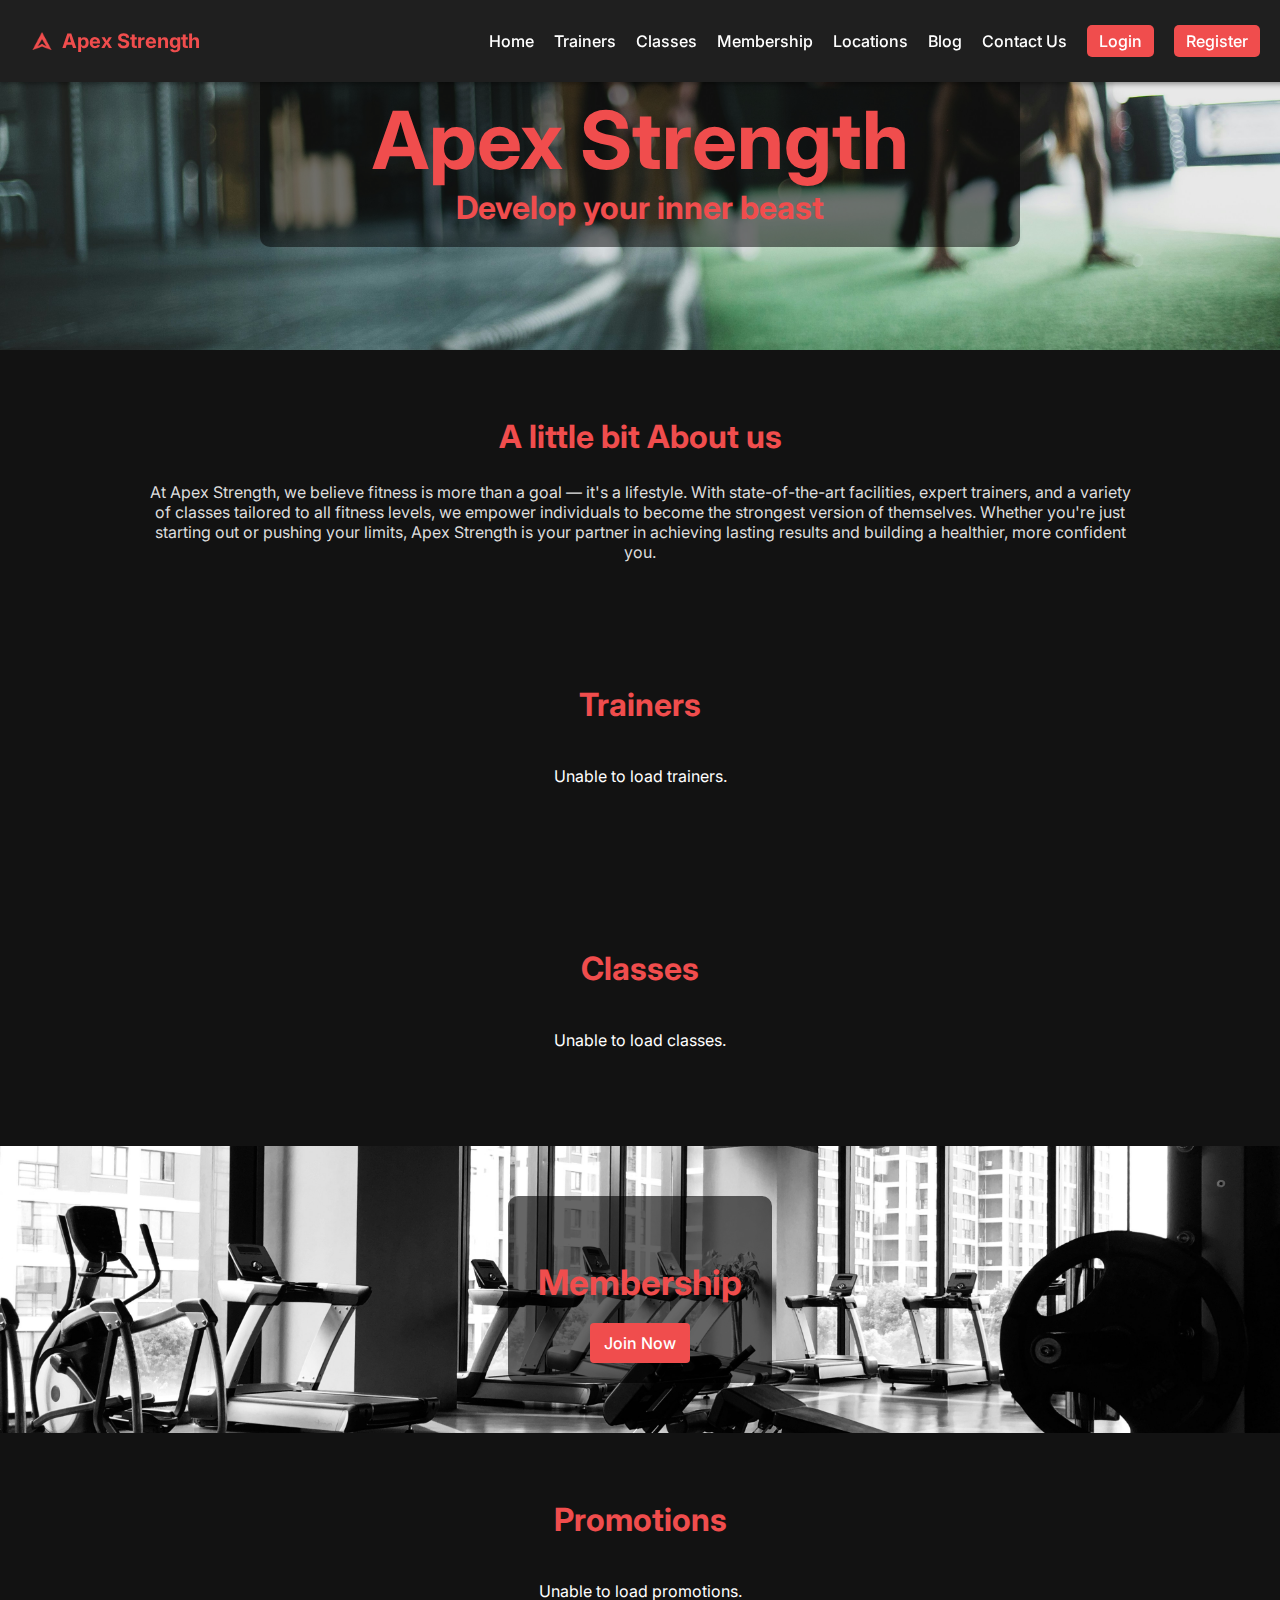
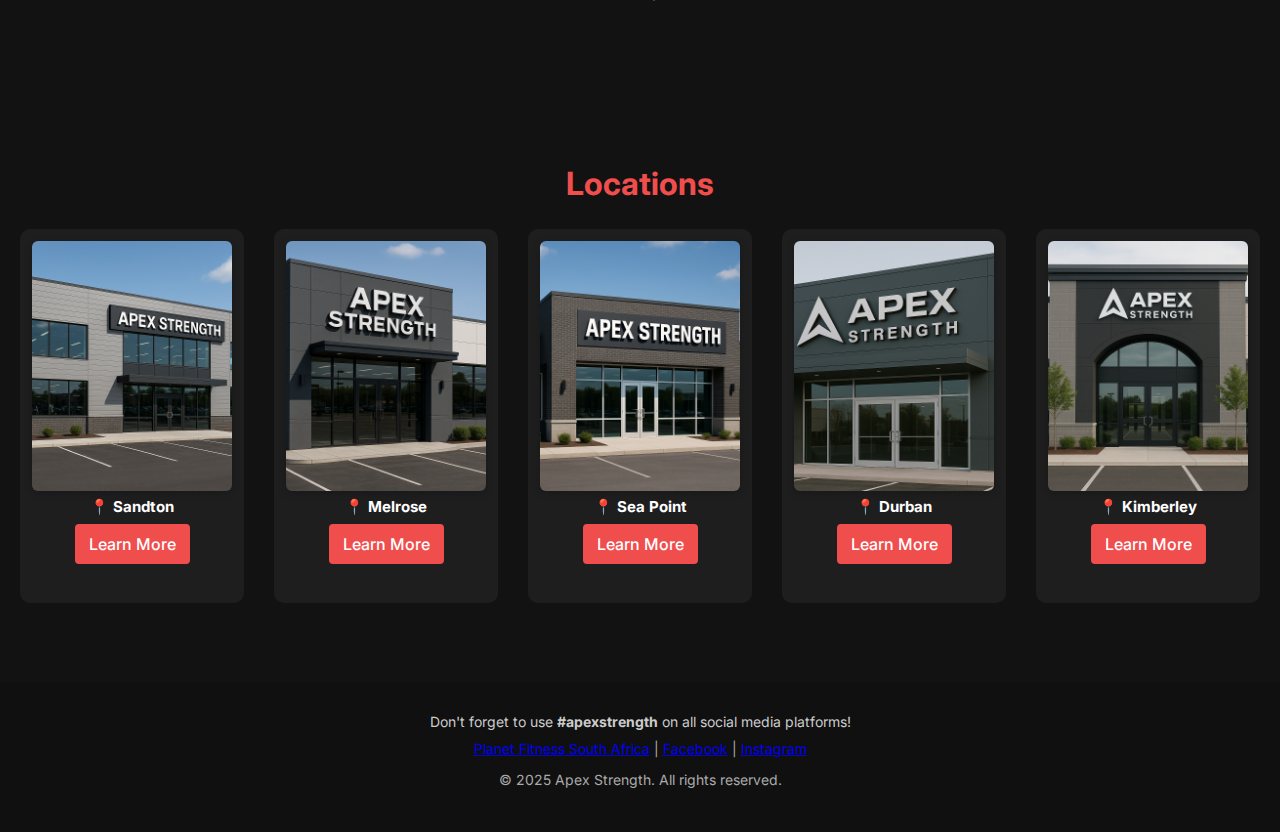
<file: index.html>
<!DOCTYPE html>
<html lang="en">
<head>
  <meta charset="UTF-8" />
  <meta name="viewport" content="width=device-width, initial-scale=1.0" />
  <title>Apex Strength | Home</title>
  <link rel="stylesheet" href="css/styles.css" />
  <link href="https://fonts.googleapis.com/css2?family=Inter:wght@400;600&display=swap" rel="stylesheet">
</head>
<body>

  <!-- Navigation -->
  <header class="navbar">
    <div class="logo-container">
      <img src="assets/logo.png" alt="Logo" />
      <div class="logo">Apex Strength</div>
    </div>
    <nav>
      <ul>
        <li><a href="#" class="active">Home</a></li>
        <li><a href="trainers.html">Trainers</a></li>
        <li><a href="classes.html">Classes</a></li>
        <li><a href="membership.html">Membership</a></li>
        <li><a href="locations.html">Locations</a></li>
        <li><a href="blog.html">Blog</a></li>
        <li><a href="contact.html">Contact Us</a></li>
        <li><a href="#" class="login-btn">Login</a></li>
        <li><a href="#" class="register-btn">Register</a></li>
      </ul>
    </nav>
  </header>

  <!-- Hero Banner -->
  <section class="hero-banner">
    <div class="hero-overlay">
      <h1 class="hero-title">
        <div class="hero-text-box">Apex Strength </br> <div class="h2">Develop your inner beast</div>  </div>
      </h1> 
      <img src="assets/hero.jpg" alt="Gym Hero Banner" class="hero-img" />
    </div>
  </section>

  <!-- About Section -->
  <section class="about">
    <h2 class="h2">A little bit About us</h2>
    <p>At Apex Strength, we believe fitness is more than a goal — it's a lifestyle.
    With state-of-the-art facilities, expert trainers, and a variety of classes tailored to all fitness levels,
    we empower individuals to become the strongest version of themselves. Whether you're just starting out or pushing your
    limits, Apex Strength is your partner in achieving lasting results and building a healthier, more confident you.</p>
  </section>

 
<!-- Trainers Section -->
<section class="feature-block">
  <h2 class="h2">Trainers</h2>
  <div class="card-grid" id="trainer-cards">

  </div>
</section>



  <!-- Classes Section -->
<section class="feature-block">
  <h2 class="h2">Classes</h2>
  <div class="card-grid" id="class-cards">

  </div>
</section>


  <!-- Membership Section -->
  <section class="cta-membership" style="background: url('assets/membershipbanner.jpg') no-repeat center center/cover;">
    <div class="cta-overlay">
      <h3>Membership</h3>
      <a href="membership.html" class="join-now-btn">Join Now</a>
    </div>
  </section>

<!-- Promotions Section -->
<section class="feature-block">
  <h2 class="h2">Promotions</h2>
  <div class="card-grid" id="promotion-cards">

  </div>
</section>


  <!-- Locations Section -->
  <section class="feature-block">
    <h2 class="h2">Locations</h2>
    <div class="card-grid">
      <div class="card">
        <img src="assets/location1.png" alt="Location 1" class="card-img" />
        <div class="card-info">
          <strong>📍 Sandton</strong>
        </div>
        <a href="locations.html" class="abovefooter-btn">Learn More</a>
      </div>
      <div class="card">
        <img src="assets/location2.png" alt="Location 2" class="card-img" />
        <div class="card-info">
          <strong>📍 Melrose</strong>
        </div>
        <a href="locations.html" class="abovefooter-btn">Learn More</a>
      </div>
      <div class="card">
        <img src="assets/location3.png" alt="Location 3" class="card-img" />
        <div class="card-info">
          <strong>📍 Sea Point</strong>
        </div>
        <a href="locations.html" class="abovefooter-btn">Learn More</a>
      </div>
      <div class="card">
        <img src="assets/location4.png" alt="Location 3" class="card-img" />
        <div class="card-info">
          <strong>📍 Durban</strong>
        </div>
        <a href="locations.html" class="abovefooter-btn">Learn More</a>
      </div>
      <div class="card">
        <img src="assets/location5.png" alt="Location 3" class="card-img" />
        <div class="card-info">
          <strong>📍 Kimberley</strong>
        </div>
        <a href="locations.html" class="abovefooter-btn">Learn More</a>
      </div>
    </div>
  </section>

  <!-- Footer -->
  <footer class="footer universal-footer">
  <div style="text-align: center; color: #ccc; margin-bottom: 10px;">
    Don't forget to use <strong>#apexstrength</strong> on all social media platforms!
  </div>
  <div class="footer-links">
    <a href="https://www.planetfitness.co.za/" target="_blank" rel="noopener noreferrer">Planet Fitness South Africa</a> |
    <a href="https://www.facebook.com/PlanetFitnessSA" target="_blank" rel="noopener noreferrer">Facebook</a> |
    <a href="https://www.instagram.com/planetfitnessza/" target="_blank" rel="noopener noreferrer">Instagram</a>
  </div>
  <p>&copy; 2025 Apex Strength. All rights reserved.</p>
</footer>



  <!-- Slide-In Login Panel -->
  <div id="login-panel" class="login-panel">
    <div class="login-content">
      <h3>Login</h3>
      <form id="login-form">
        <label for="login-email">Email</label>
        <input type="email" id="login-email" placeholder="Enter your email" required>

        <label for="login-password">Password</label>
        <input type="password" id="login-password" placeholder="Enter your password" required>

        <button type="submit" class="login-submit-btn">Login</button>
      </form>
      <span class="close-login" onclick="toggleLogin()">×</span>
    </div>
  </div>

  <!-- Slide-In Register Panel -->
  <div id="register-panel" class="login-panel">
    <div class="login-content">
      <h3>Register</h3>
      <form id="register-form" method="post" action="/apexstrength/php/register.php">
        <label for="register-name">Full Name</label>
        <input type="text" id="register-name" placeholder="Enter your name" required>

        <label for="register-email">Email</label>
        <input type="email" id="register-email" placeholder="Enter your email" required>

        <label for="register-password">Password</label>
        <input type="password" id="register-password" placeholder="Create a password" required>

        <button type="submit" class="login-submit-btn">Register</button>
      </form>
      <span class="close-login" onclick="toggleRegister()">×</span>
    </div>
  </div>

 <script>
  function toggleLogin() {
    document.getElementById("login-panel").classList.toggle("active");
  }

  function toggleRegister() {
    document.getElementById("register-panel").classList.toggle("active");
  }

  document.addEventListener("DOMContentLoaded", () => {

    document.querySelectorAll(".login-btn").forEach(btn => {
      btn.addEventListener("click", (e) => {
        e.preventDefault();
        toggleLogin();
      });
    });

    document.querySelectorAll(".register-btn").forEach(btn => {
      btn.addEventListener("click", (e) => {
        e.preventDefault();
        toggleRegister();
      });
    });

    // Handle registration
    document.getElementById("register-form").addEventListener("submit", function (e) {
      e.preventDefault();
      fetch("php/register.php", {
        method: "POST",
        headers: {
          "Content-Type": "application/x-www-form-urlencoded",
        },
        body: new URLSearchParams({
          name: document.getElementById("register-name").value,
          email: document.getElementById("register-email").value,
          password: document.getElementById("register-password").value
        })
      })
      .then(res => res.text())
      .then(data => {
        if (data.trim() === "success") {
          alert("Registration successful!");
          toggleRegister();
        } else {
          alert(data);
        }
      });
    });

    // Handle login
    document.getElementById("login-form").addEventListener("submit", function (e) {
      e.preventDefault();
      fetch("php/login.php", {
        method: "POST",
        headers: {
          "Content-Type": "application/x-www-form-urlencoded",
        },
        body: new URLSearchParams({
          email: document.getElementById("login-email").value,
          password: document.getElementById("login-password").value
        })
      })
      .then(res => res.text())
      .then(data => {
        if (data.trim() === "success") {
          alert("Login successful!");
          toggleLogin();
          location.reload();
        } else {
          alert(data);
        }
      });
    });

    // Load session 
    fetch("php/check_session.php")
      .then(res => res.json())
      .then(data => {
        if (data.loggedIn) {
          document.querySelectorAll(".login-btn, .register-btn").forEach(btn => btn.style.display = "none");
          const navList = document.querySelector("nav ul");

          const profileTab = document.createElement("li");
          const profileLink = document.createElement("a");
          profileLink.href = "profile.php";
          profileLink.innerText = "Profile";
          profileTab.appendChild(profileLink);
          navList.appendChild(profileTab);

          if (data.role === "admin") {
            const adminTab = document.createElement("li");
            const adminLink = document.createElement("a");
            adminLink.href = "manageusers.html";
            adminLink.innerText = "Admin";
            adminTab.appendChild(adminLink);
            navList.appendChild(adminTab);
          }
        }
      });

    // Load homepage data: trainers, classes, promotions
    fetch("php/db_index.php")
      .then(res => res.json())
      .then(data => {
        // Trainers 
        const trainerGrid = document.getElementById("trainer-cards");
        trainerGrid.innerHTML = "";
        data.trainers.slice(0, 3).forEach(trainer => {
          const card = document.createElement("div");
          card.className = "card";
          card.innerHTML = `
            <img src="${trainer.profile_image}" alt="${trainer.name}" class="card-img" />
            <div class="card-info">
              <strong>${trainer.name}</strong>
              <span>${trainer.specialization}</span>
            </div>
            <a href="trainers.html" class="abovefooter-btn">Learn More</a>
          `;
          trainerGrid.appendChild(card);
        });

        // Classes 
        const classGrid = document.getElementById("class-cards");
        classGrid.innerHTML = "";
        data.classes.slice(0, 3).forEach(gymClass => {
          const card = document.createElement("div");
          card.className = "card";
          card.innerHTML = `
            <img src="${gymClass.class_image}" alt="${gymClass.name}" class="card-img" />
            <div class="card-info">
              <strong>${gymClass.name}</strong>
            </div>
            <a href="classes.html" class="abovefooter-btn">Learn More</a>
          `;
          classGrid.appendChild(card);
        });

// Promotions 
const promoGrid = document.getElementById("promotion-cards");
promoGrid.innerHTML = "";
data.promotions.slice(0, 3).forEach(promo => {
  const card = document.createElement("div");
  card.className = "card";

  const dateRange = promo.date_range || '';

  card.innerHTML = `
    <img src="${promo.banner_image}" alt="${promo.title}" class="card-img" />
    <div class="card-info">
      <strong>${promo.title}</strong>
      <span>${dateRange}</span>
      <p class="full-desc" style="display: none;">${promo.description}</p>
    </div>
    <button class="abovefooter-btn learn-more-btn">Learn More</button>
  `;

  card.querySelector(".learn-more-btn").addEventListener("click", function () {
    const fullDesc = card.querySelector(".full-desc");
    const isVisible = fullDesc.style.display === "block";
    fullDesc.style.display = isVisible ? "none" : "block";
    this.textContent = isVisible ? "Learn More" : "Show Less";
  });

  promoGrid.appendChild(card);
});

      })
      .catch(() => {
        document.getElementById("trainer-cards").innerHTML = "<p>Unable to load trainers.</p>";
        document.getElementById("class-cards").innerHTML = "<p>Unable to load classes.</p>";
        document.getElementById("promotion-cards").innerHTML = "<p>Unable to load promotions.</p>";
      });
  });
</script>

</body>
</html>
</file>
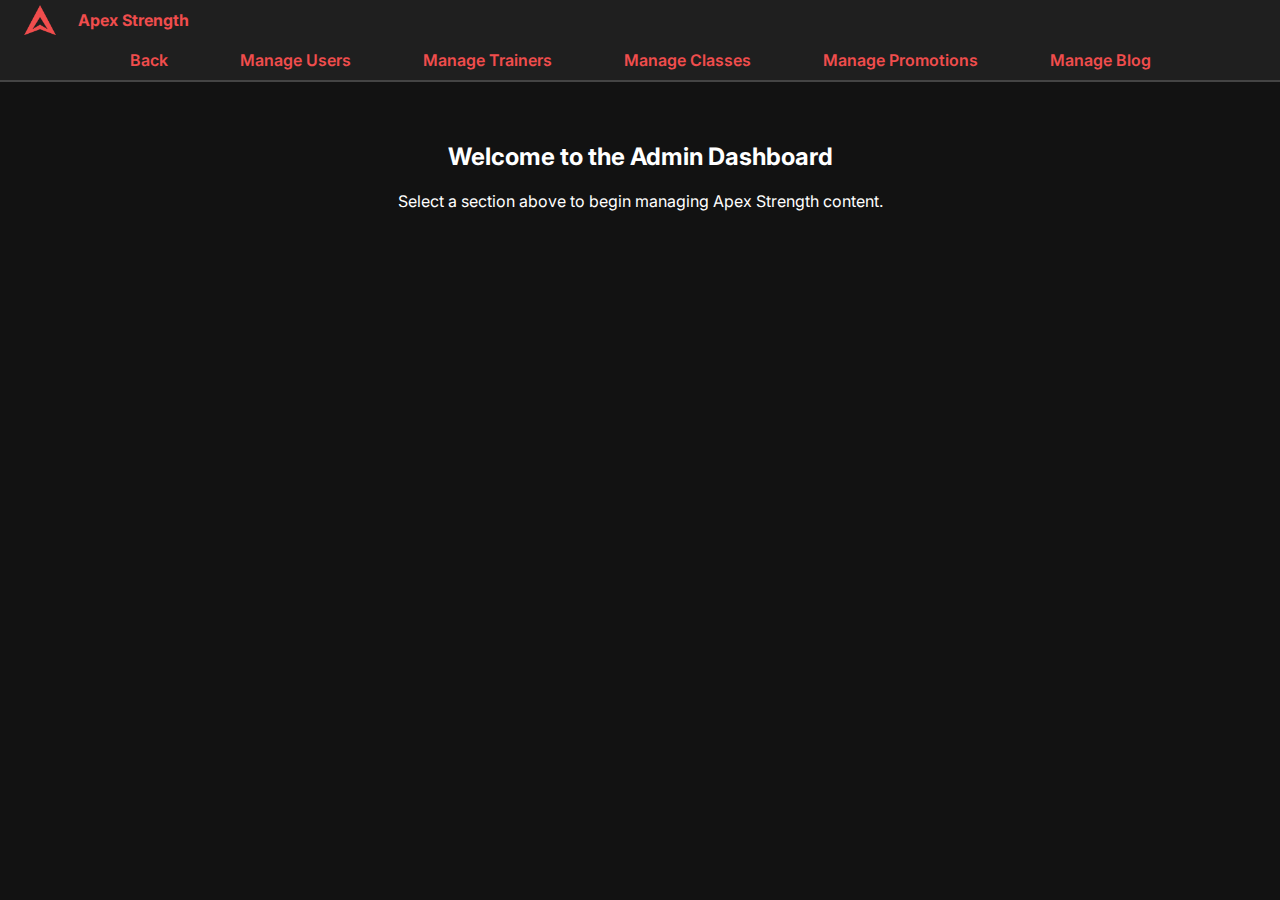
<file: admin.html>
<!DOCTYPE html>
<html lang="en">
<head>
  <meta charset="UTF-8" />
  <meta name="viewport" content="width=device-width, initial-scale=1.0"/>
  <title>Apex Strength | Admin Panel</title>
  <link rel="stylesheet" href="css/styles.css"/>
  <link href="https://fonts.googleapis.com/css2?family=Inter:wght@400;600&display=swap" rel="stylesheet">
  <style>
    .admin-navbar {
      background-color: #1f1f1f;
      border-bottom: 2px solid #444;
    }

    .admin-tabs {
      list-style: none;
      display: flex;
      justify-content: center;
      padding: 10px 0;
      margin: 0;
    }

    .admin-tabs li {
      margin: 0 20px;
    }

    .admin-tabs a {
      color: #f04d4d;
      font-weight: 600;
      text-decoration: none;
      padding: 8px 16px;
      border-radius: 5px;
      transition: background-color 0.3s;
    }

    .admin-tabs a:hover {
      background-color: #333;
    }

    .admin-content {
      padding: 40px;
      text-align: center;
    }
  </style>
</head>
<body>

<!-- Admin Navigation -->
<header class="admin-navbar">
  <div class="logo-container" style="display: flex; align-items: center; padding-left: 20px;">
    <img src="assets/logo.png" alt="Logo" style="height: 40px; margin-right: 10px;">
    <div class="logo" style="color: #f04d4d; font-weight: bold;">Apex Strength</div>
  </div>
  <ul class="admin-tabs">
    <li><a href="index.html">Back</a></li>
    <li><a href="manageusers.html">Manage Users</a></li>
    <li><a href="managetrainers.html">Manage Trainers</a></li>
    <li><a href="#manage-classes">Manage Classes</a></li>
    <li><a href="#manage-promotions">Manage Promotions</a></li>
    <li><a href="#manage-blog">Manage Blog</a></li>
  </ul>
</header>

<!-- Admin Content -->
<section class="admin-content">
  <h2>Welcome to the Admin Dashboard</h2>
  <p>Select a section above to begin managing Apex Strength content.</p>
</section>

</body>
</html>
</file>
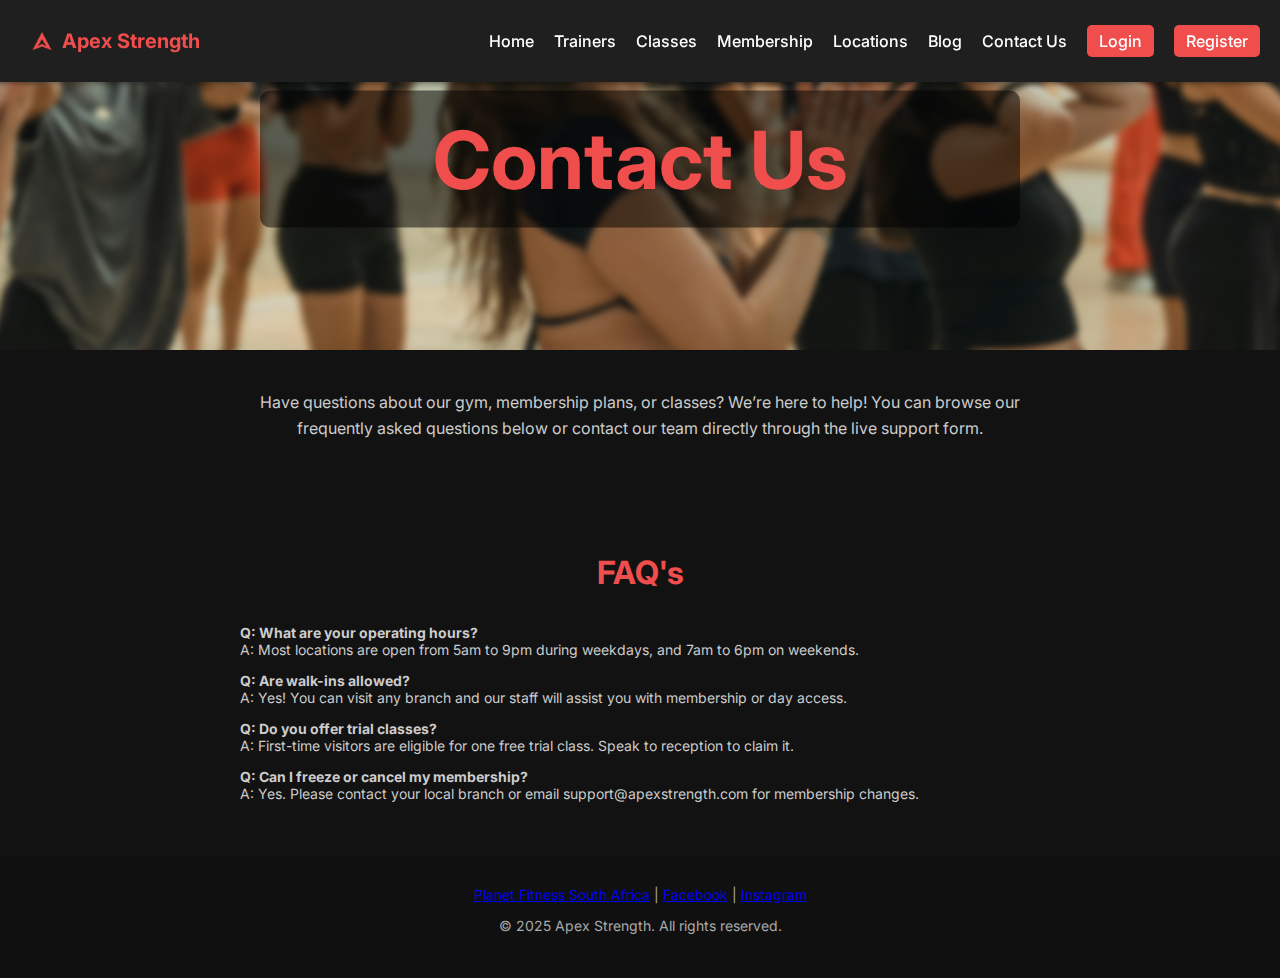
<file: contact.html>
<!DOCTYPE html>
<html lang="en">
<head>
  <meta charset="UTF-8" />
  <meta name="viewport" content="width=device-width, initial-scale=1.0"/>
  <title>Apex Strength | Contact Us</title>
  <link rel="stylesheet" href="css/styles.css" />
  <link href="https://fonts.googleapis.com/css2?family=Inter:wght@400;600&display=swap" rel="stylesheet">
</head>
<body>

  <!-- Navigation -->
  <header class="navbar">
    <div class="logo-container">
      <img src="assets/logo.png" alt="Logo" class="logo-icon" />
      <div class="logo">Apex Strength</div>
    </div>
    <nav>
      <ul>
        <li><a href="index.html">Home</a></li>
        <li><a href="trainers.html">Trainers</a></li>
        <li><a href="classes.html">Classes</a></li>
        <li><a href="membership.html">Membership</a></li>
        <li><a href="locations.html">Locations</a></li>
        <li><a href="blog.html">Blog</a></li>
        <li><a href="contact.html">Contact Us</a></li>
        <li><a href="#" class="login-btn">Login</a></li>
        <li><a href="#" class="register-btn">Register</a></li>
      </ul>
    </nav>
  </header>

  <!-- Banner -->
  <section class="hero-banner trainers-page">
    <div class="hero-overlay">
      <h1 class="hero-title">
        <div class="hero-text-box">Contact Us</div>
      </h1>
      <img src="assets/contactusbanner.jpg" alt="Contact Banner" class="hero-img" />
    </div>
  </section>

  <!-- Contact Info -->
  <section class="feature-block">
    <p style="max-width: 800px; margin: 0 auto; line-height: 1.6; color: #ccc;">
      Have questions about our gym, membership plans, or classes? We’re here to help!
      You can browse our frequently asked questions below or contact our team directly through the live support form.
    </p>
  </section>

  <!-- FAQ Section -->
  <section class="feature-block">
    <h3 class="h2">FAQ's</h3>
    <div style="max-width: 800px; margin: 0 auto; text-align: left; color: #ccc; font-size: 14px;">
      <p><strong>Q: What are your operating hours?</strong><br>A: Most locations are open from 5am to 9pm during weekdays, and 7am to 6pm on weekends.</p>
      <p><strong>Q: Are walk-ins allowed?</strong><br>A: Yes! You can visit any branch and our staff will assist you with membership or day access.</p>
      <p><strong>Q: Do you offer trial classes?</strong><br>A: First-time visitors are eligible for one free trial class. Speak to reception to claim it.</p>
      <p><strong>Q: Can I freeze or cancel my membership?</strong><br>A: Yes. Please contact your local branch or email support@apexstrength.com for membership changes.</p>
    </div>
  </section>

  <!-- Footer -->
  <footer class="footer universal-footer">
  <div class="footer-links">
    <a href="https://www.planetfitness.co.za/" target="_blank" rel="noopener noreferrer">Planet Fitness South Africa</a> |
    <a href="https://www.facebook.com/PlanetFitnessSA" target="_blank" rel="noopener noreferrer">Facebook</a> |
    <a href="https://www.instagram.com/planetfitnessza/" target="_blank" rel="noopener noreferrer">Instagram</a>
  </div>
  <p>&copy; 2025 Apex Strength. All rights reserved.</p>
</footer>


  <!-- Slide-In Login Panel -->
  <div id="login-panel" class="login-panel">
    <div class="login-content">
      <h3>Login</h3>
      <form id="login-form">
        <label for="login-email">Email</label>
        <input type="email" id="login-email" placeholder="Enter your email" required>

        <label for="login-password">Password</label>
        <input type="password" id="login-password" placeholder="Enter your password" required>

        <button type="submit" class="login-submit-btn">Login</button>
      </form>
      <span class="close-login" onclick="toggleLogin()">×</span>
    </div>
  </div>

  <!-- Slide-In Register Panel -->
  <div id="register-panel" class="login-panel">
    <div class="login-content">
      <h3>Register</h3>
      <form id="register-form" method="post" action="php/register.php">
        <label for="register-name">Full Name</label>
        <input type="text" id="register-name" placeholder="Enter your name" required>

        <label for="register-email">Email</label>
        <input type="email" id="register-email" placeholder="Enter your email" required>

        <label for="register-password">Password</label>
        <input type="password" id="register-password" placeholder="Create a password" required>

        <button type="submit" class="login-submit-btn">Register</button>
      </form>
      <span class="close-login" onclick="toggleRegister()">×</span>
    </div>
  </div>

  <!-- Script -->
 <script>
  function toggleLogin() {
    document.getElementById("login-panel").classList.toggle("active");
  }

  function toggleRegister() {
    document.getElementById("register-panel").classList.toggle("active");
  }

  document.addEventListener("DOMContentLoaded", () => {
    document.querySelectorAll(".login-btn").forEach(btn => {
      btn.addEventListener("click", (e) => {
        e.preventDefault();
        toggleLogin();
      });
    });

    document.querySelectorAll(".register-btn").forEach(btn => {
      btn.addEventListener("click", (e) => {
        e.preventDefault();
        toggleRegister();
      });
    });

    // Register fetch
    document.getElementById("register-form").addEventListener("submit", function (e) {
      e.preventDefault();
      fetch("php/register.php", {
        method: "POST",
        headers: {
          "Content-Type": "application/x-www-form-urlencoded",
        },
        body: new URLSearchParams({
          name: document.getElementById("register-name").value,
          email: document.getElementById("register-email").value,
          password: document.getElementById("register-password").value
        })
      })
      .then(res => res.text())
      .then(data => {
        if (data.trim() === "success") {
          alert("Registration successful!");
          toggleRegister();
        } else {
          alert(data);
        }
      });
    });

    // Login fetch
    document.getElementById("login-form").addEventListener("submit", function (e) {
      e.preventDefault();
      fetch("php/login.php", {
        method: "POST",
        headers: {
          "Content-Type": "application/x-www-form-urlencoded",
        },
        body: new URLSearchParams({
          email: document.getElementById("login-email").value,
          password: document.getElementById("login-password").value
        })
      })
      .then(res => res.text())
      .then(data => {
        if (data.trim() === "success") {
          alert("Login successful!");
          toggleLogin();

          // Check role after login
          fetch("php/check_session.php")
            .then(res => res.json())
            .then(data => {
              if (data.loggedIn) {
                document.querySelectorAll(".login-btn, .register-btn").forEach(btn => btn.style.display = "none");

                const profileTab = document.createElement("li");
                const profileLink = document.createElement("a");
                profileLink.href = "profile.php";
                profileLink.innerText = "Profile";
                profileTab.appendChild(profileLink);
                document.querySelector("nav ul").appendChild(profileTab);

                if (data.role === "admin") {
                  const adminTab = document.createElement("li");
                  const adminLink = document.createElement("a");
                  adminLink.href = "manageusers.html";
                  adminLink.innerText = "Admin";
                  adminTab.appendChild(adminLink);
                  document.querySelector("nav ul").appendChild(adminTab);
                }
              }
            });
        } else {
          alert(data);
        }
      });
    });
  });

  // Check login session and update navbar on page load
  fetch("php/check_session.php")
    .then(res => res.json())
    .then(data => {
      if (data.loggedIn) {
        document.querySelectorAll(".login-btn, .register-btn").forEach(btn => btn.style.display = "none");

        const profileTab = document.createElement("li");
        const profileLink = document.createElement("a");
        profileLink.href = "profile.php";
        profileLink.innerText = "Profile";
        profileTab.appendChild(profileLink);
        document.querySelector("nav ul").appendChild(profileTab);

        if (data.role === "admin") {
          const adminTab = document.createElement("li");
          const adminLink = document.createElement("a");
          adminLink.href = "manageusers.html";
          adminLink.innerText = "Admin";
          adminTab.appendChild(adminLink);
          document.querySelector("nav ul").appendChild(adminTab);
        }
      }
    });
</script>


</body>
</html>
</file>
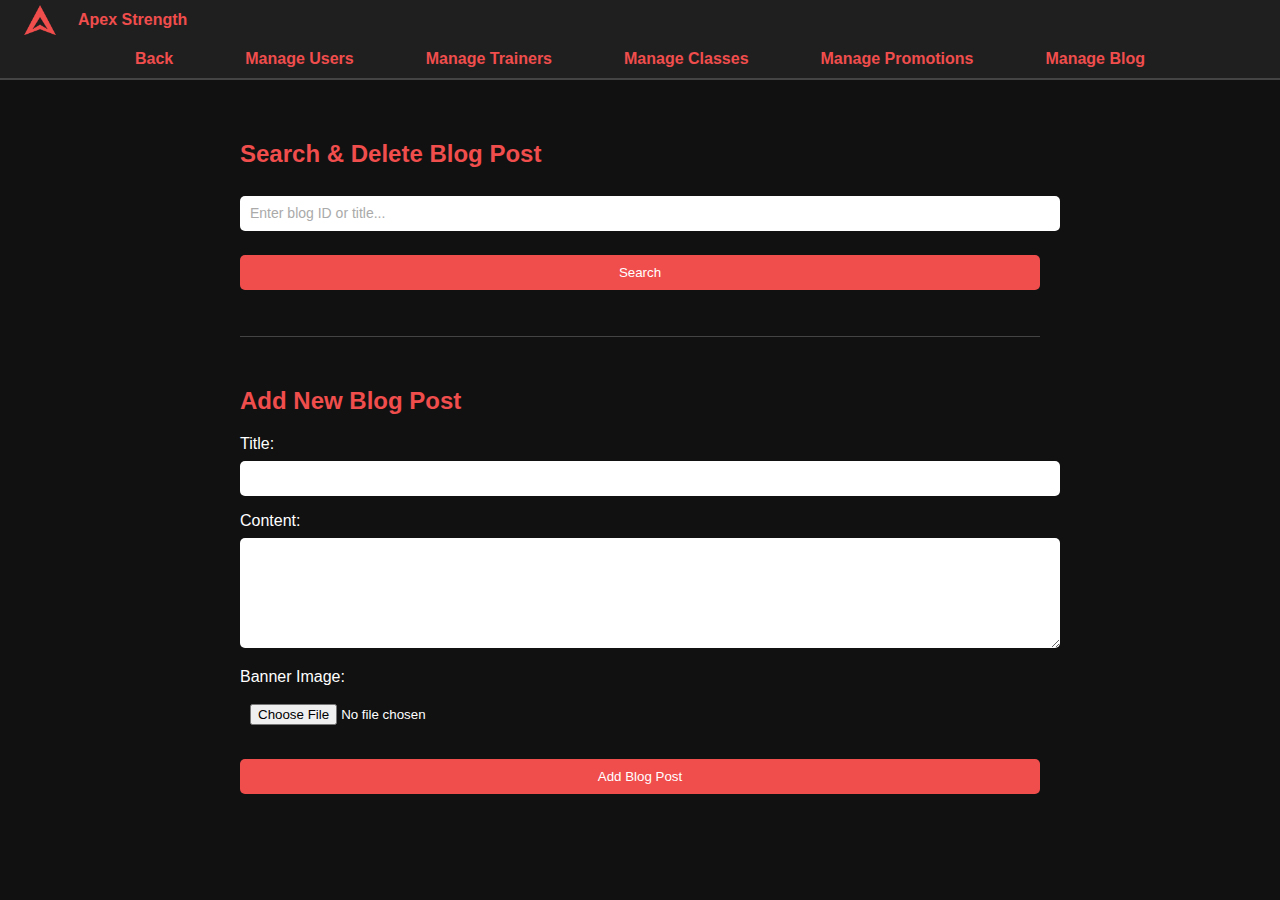
<file: manageblog.html>
<!DOCTYPE html>
<html lang="en">
<head>
  <meta charset="UTF-8" />
  <meta name="viewport" content="width=device-width, initial-scale=1.0"/>
  <title>Manage Blog | Apex Admin</title>
  <link rel="stylesheet" href="css/styles.css" />
  <style>
    body {
      background-color: #111;
      color: #fff;
      font-family: 'Inter', sans-serif;
    }

    .admin-section {
      padding: 40px;
      max-width: 800px;
      margin: auto;
    }

    h2 {
      color: #f04d4d;
      margin-bottom: 20px;
    }

    input, textarea, button {
      width: 100%;
      padding: 10px;
      margin: 8px 0 16px;
      border-radius: 5px;
      border: none;
    }

    button {
      background-color: #f04d4d;
      color: white;
      cursor: pointer;
    }

    .admin-navbar {
      background-color: #1f1f1f;
      border-bottom: 2px solid #444;
    }

    .admin-tabs {
      list-style: none;
      display: flex;
      justify-content: center;
      padding: 10px 0;
      margin: 0;
    }

    .admin-tabs li {
      margin: 0 20px;
    }

    .admin-tabs a {
      color: #f04d4d;
      font-weight: 600;
      text-decoration: none;
      padding: 8px 16px;
      border-radius: 5px;
    }

    .admin-tabs a:hover {
      background-color: #333;
    }

    .search-section {
      margin-bottom: 50px;
      border-bottom: 1px solid #444;
      padding-bottom: 30px;
    }

    .search-result {
      margin-top: 20px;
      background-color: #222;
      padding: 20px;
      border-radius: 10px;
    }

    .search-result h3 {
      color: #f04d4d;
    }
  </style>
</head>
<body>

<header class="admin-navbar">
  <div class="logo-container" style="display: flex; align-items: center; padding-left: 20px;">
    <img src="assets/logo.png" alt="Logo" style="height: 40px; margin-right: 10px;">
    <div class="logo" style="color: #f04d4d; font-weight: bold;">Apex Strength</div>
  </div>
  <ul class="admin-tabs">
    <li><a href="index.html">Back</a></li>
    <li><a href="manageusers.html">Manage Users</a></li>
    <li><a href="managetrainers.html">Manage Trainers</a></li>
    <li><a href="manageclasses.html">Manage Classes</a></li>
    <li><a href="managepromotions.html">Manage Promotions</a></li>
    <li><a href="manageblog.html">Manage Blog</a></li>
  </ul>
</header>

<section class="admin-section">
  <!-- Search and Delete -->
  <div class="search-section">
    <h2>Search & Delete Blog Post</h2>
    <input type="text" id="blog-search-input" placeholder="Enter blog ID or title..." />
    <button onclick="searchBlog()">Search</button>

    <div id="blog-result" class="search-result" style="display: none;">
      <h3>Blog Found</h3>
      <p><strong>ID:</strong> <span id="blog-id"></span></p>
      <p><strong>Title:</strong> <span id="blog-title"></span></p>
      <button onclick="deleteBlog()">Delete Blog Post</button>
    </div>
  </div>

  <!-- Add Blog -->
  <h2>Add New Blog Post</h2>
  <form id="add-blog-form" enctype="multipart/form-data">
    <label>Title:</label>
    <input type="text" name="title" required>

    <label>Content:</label>
    <textarea name="content" rows="6" required></textarea>

    <label>Banner Image:</label>
    <input type="file" name="banner_image" accept="image/*" required>

    <button type="submit">Add Blog Post</button>
  </form>
</section>

<script>
  // Add Blog
  document.getElementById("add-blog-form").addEventListener("submit", function (e) {
    e.preventDefault();
    const formData = new FormData(this);

    fetch("php/manageblog.php", {
      method: "POST",
      body: formData
    })
    .then(res => res.text())
    .then(response => {
      alert(response);
      this.reset();
    });
  });

  // Search Blog
  function searchBlog() {
    const search = document.getElementById("blog-search-input").value.trim();
    if (!search) return;

    fetch(`php/manageblog.php?search=${encodeURIComponent(search)}`)
      .then(res => res.json())
      .then(data => {
        if (data.success) {
          document.getElementById("blog-result").style.display = "block";
          document.getElementById("blog-id").textContent = data.blog.id;
          document.getElementById("blog-title").textContent = data.blog.title;
          document.getElementById("blog-date").textContent = data.blog.created_at;
        } else {
          alert(data.message);
          document.getElementById("blog-result").style.display = "none";
        }
      });
  }

  // Delete Blog
  function deleteBlog() {
    const blogId = document.getElementById("blog-id").textContent;

    if (!confirm("Are you sure you want to delete this blog post?")) return;

    fetch("php/manageblog.php", {
      method: "POST",
      headers: { "Content-Type": "application/x-www-form-urlencoded" },
      body: `delete_id=${encodeURIComponent(blogId)}`
    })
    .then(res => res.json())
    .then(data => {
      alert(data.message);
      if (data.success) {
        document.getElementById("blog-result").style.display = "none";
        document.getElementById("blog-search-input").value = "";
      }
    });
  }
</script>

</body>
</html>
</file>
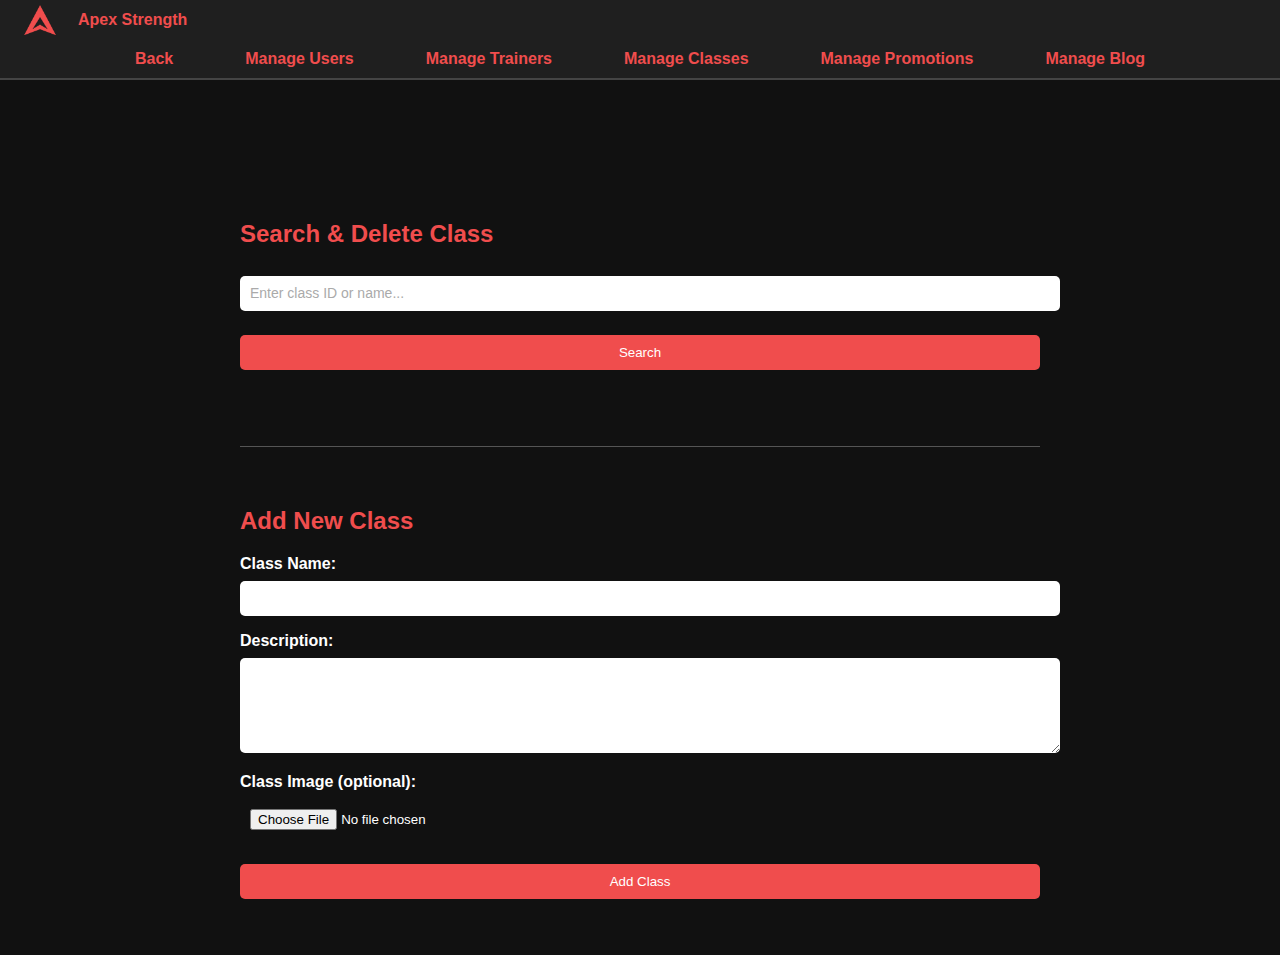
<file: manageclasses.html>
<!DOCTYPE html>
<html lang="en">
<head>
  <meta charset="UTF-8" />
  <meta name="viewport" content="width=device-width, initial-scale=1.0"/>
  <title>Manage Classes | Apex Admin</title>
  <link rel="stylesheet" href="css/styles.css" />
  <style>
  body {
    color: #fff;
    background-color: #111;
    font-family: 'Inter', sans-serif;
  }

  .admin-section {
    padding: 40px;
    max-width: 800px;
    margin: auto;
  }

  .admin-section h2 {
    margin-bottom: 20px;
    color: #f04d4d;
  }

  .admin-section label {
    font-weight: bold;
  }

  .admin-section input,
  .admin-section textarea,
  .admin-section button {
    width: 100%;
    padding: 10px;
    margin: 8px 0 16px;
    border-radius: 5px;
    border: none;
  }

  .admin-section button {
    background-color: #f04d4d;
    color: white;
    cursor: pointer;
  }

  .admin-navbar {
    background-color: #1f1f1f;
    border-bottom: 2px solid #444;
  }

  .admin-tabs {
    list-style: none;
    display: flex;
    justify-content: center;
    padding: 10px 0;
    margin: 0;
  }

  .admin-tabs li {
    margin: 0 20px;
  }

  .admin-tabs a {
    color: #f04d4d;
    font-weight: 600;
    text-decoration: none;
    padding: 8px 16px;
    border-radius: 5px;
    transition: background-color 0.3s;
  }

  .admin-tabs a:hover {
    background-color: #333;
  }

  .search-section {
    margin-top: 50px;
    padding-top: 30px;
  }

  .search-result {
    margin-top: 20px;
    background-color: #222;
    padding: 20px;
    border-radius: 10px;
  }

  .search-result h3 {
    margin-bottom: 10px;
    color: #f04d4d;
  }

  .search-result p {
    margin: 5px 0;
  }

  .add-section {
    margin-top: 60px;
    border-top: 1px solid #555;
    padding-top: 40px;
  }
</style>

</head>
<body>

<!-- Admin Nav -->
<header class="admin-navbar">
  <div class="logo-container" style="display: flex; align-items: center; padding-left: 20px;">
    <img src="assets/logo.png" alt="Logo" style="height: 40px; margin-right: 10px;">
    <div class="logo" style="color: #f04d4d; font-weight: bold;">Apex Strength</div>
  </div>
  <ul class="admin-tabs">
    <li><a href="index.html">Back</a></li>
    <li><a href="manageusers.html">Manage Users</a></li>
    <li><a href="managetrainers.html">Manage Trainers</a></li>
    <li><a href="manageclasses.html">Manage Classes</a></li>
    <li><a href="managepromotions.html">Manage Promotions</a></li>
    <li><a href="manageblog.html">Manage Blog</a></li>
  </ul>
</header>

<!-- Admin Section -->
<section class="admin-section">

  <!-- Search and Delete Section -->
  <div class="search-section">
    <h2>Search & Delete Class</h2>
    <input type="text" id="class-search-input" placeholder="Enter class ID or name..." />
    <button onclick="searchClass()">Search</button>

    <div id="class-result" class="search-result" style="display: none;">
      <h3>Class Found</h3>
      <p><strong>ID:</strong> <span id="class-id"></span></p>
      <p><strong>Name:</strong> <span id="class-name"></span></p>
      <p><strong>Description:</strong> <span id="class-description"></span></p>
      <button onclick="deleteClass()">Delete Class</button>
    </div>
  </div>

  <!-- Add Class Section -->
<div class="add-section">
  <h2>Add New Class</h2>
  <form id="add-class-form" enctype="multipart/form-data" method="POST" action="php/manageclasses.php">
    <label for="name">Class Name:</label>
    <input type="text" name="name" required>

    <label for="description">Description:</label>
    <textarea name="description" rows="5" required></textarea>

    <label for="image">Class Image (optional):</label>
    <input type="file" name="image" accept="image/*">

    <button type="submit">Add Class</button>
  </form>
</div>


</section>


<script>
  function searchClass() {
    const search = document.getElementById('class-search-input').value.trim();
    if (!search) return;

    fetch(`php/manageclasses.php?search=${encodeURIComponent(search)}`)
      .then(res => res.json())
      .then(data => {
        if (data.success) {
          document.getElementById('class-result').style.display = 'block';
          document.getElementById('class-id').textContent = data.class.id;
          document.getElementById('class-name').textContent = data.class.name;
          document.getElementById('class-description').textContent = data.class.description;
        } else {
          alert(data.message);
          document.getElementById('class-result').style.display = 'none';
        }
      });
  }

  function deleteClass() {
    const classId = document.getElementById('class-id').textContent;

    if (!confirm('Are you sure you want to delete this class?')) return;

    fetch('php/manageclasses.php', {
      method: 'POST',
      headers: {
        'Content-Type': 'application/x-www-form-urlencoded',
      },
      body: `delete_id=${encodeURIComponent(classId)}`
    })
    .then(res => res.json())
    .then(data => {
      alert(data.message);
      if (data.success) {
        document.getElementById('class-result').style.display = 'none';
        document.getElementById('class-search-input').value = '';
      }
    });
  }
</script>

</body>
</html>
</file>
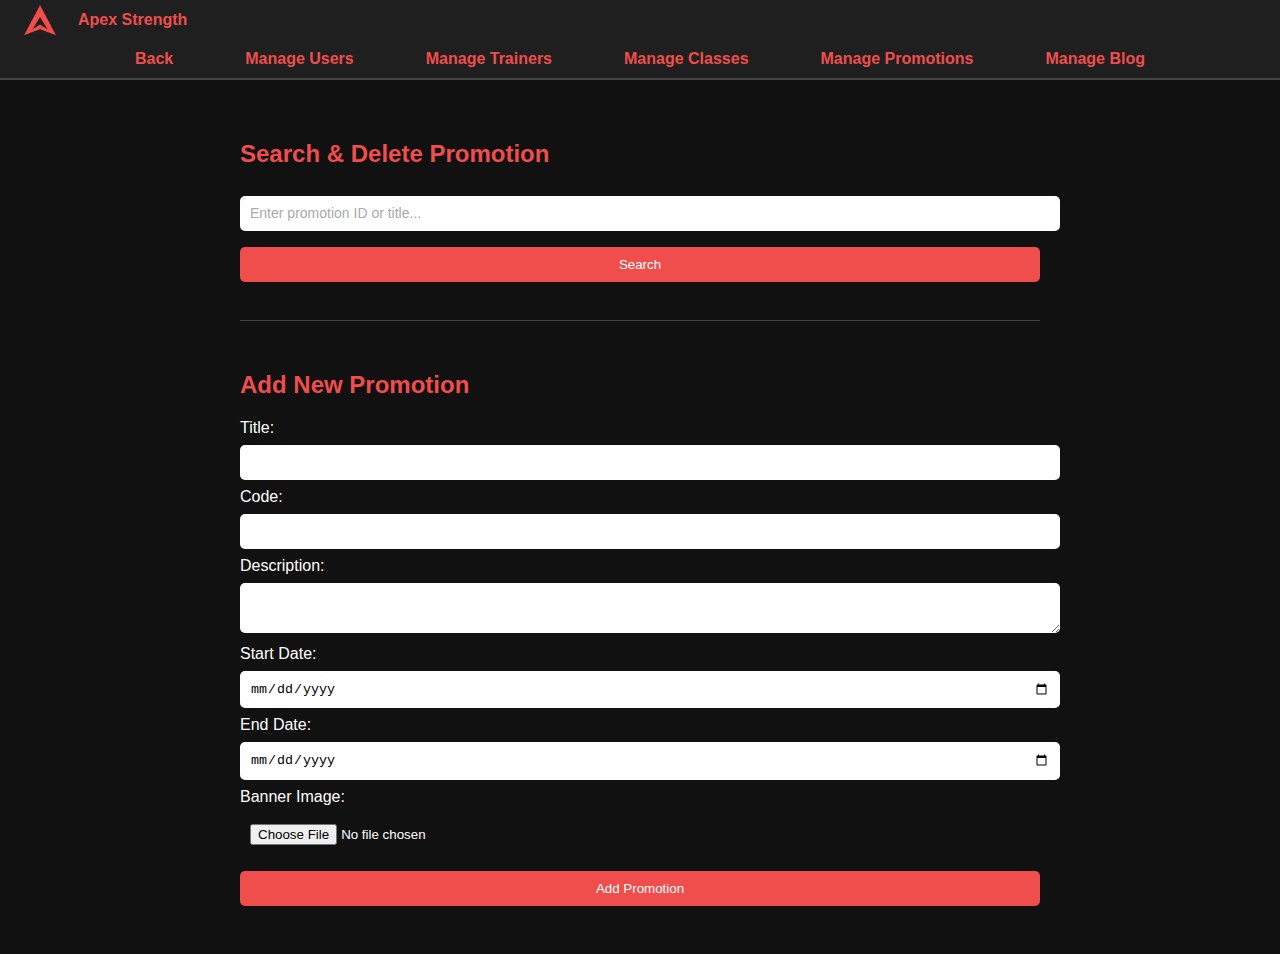
<file: managepromotions.html>
<!DOCTYPE html>
<html lang="en">
<head>
  <meta charset="UTF-8" />
  <meta name="viewport" content="width=device-width, initial-scale=1.0"/>
  <title>Manage Promotions | Apex Admin</title>
  <link rel="stylesheet" href="css/styles.css" />
  <style>
    body {
      background-color: #111;
      color: #fff;
      font-family: 'Inter', sans-serif;
    }

    .admin-section {
      padding: 40px;
      max-width: 800px;
      margin: auto;
    }

    .admin-section h2 {
      margin-bottom: 20px;
      color: #f04d4d;
    }

    .admin-section input,
    .admin-section textarea,
    .admin-section button {
      width: 100%;
      padding: 10px;
      margin: 8px 0;
      border-radius: 5px;
      border: none;
    }

    .admin-section button {
      background-color: #f04d4d;
      color: white;
      cursor: pointer;
    }

    .admin-navbar {
      background-color: #1f1f1f;
      border-bottom: 2px solid #444;
    }

    .admin-tabs {
      list-style: none;
      display: flex;
      justify-content: center;
      padding: 10px 0;
      margin: 0;
    }

    .admin-tabs li {
      margin: 0 20px;
    }

    .admin-tabs a {
      color: #f04d4d;
      font-weight: 600;
      text-decoration: none;
      padding: 8px 16px;
      border-radius: 5px;
      transition: background-color 0.3s;
    }

    .admin-tabs a:hover {
      background-color: #333;
    }

    .search-section {
      margin-bottom: 50px;
      border-bottom: 1px solid #444;
      padding-bottom: 30px;
    }

    .search-result {
      margin-top: 20px;
      background-color: #222;
      padding: 20px;
      border-radius: 10px;
    }

    .search-result p {
      margin: 5px 0;
    }

    .search-result h3 {
      color: #f04d4d;
    }
  </style>
</head>
<body>

<header class="admin-navbar">
  <div class="logo-container" style="display: flex; align-items: center; padding-left: 20px;">
    <img src="assets/logo.png" alt="Logo" style="height: 40px; margin-right: 10px;">
    <div class="logo" style="color: #f04d4d; font-weight: bold;">Apex Strength</div>
  </div>
  <ul class="admin-tabs">
    <li><a href="index.html">Back</a></li>
    <li><a href="manageusers.html">Manage Users</a></li>
    <li><a href="managetrainers.html">Manage Trainers</a></li>
    <li><a href="manageclasses.html">Manage Classes</a></li>
    <li><a href="managepromotions.html">Manage Promotions</a></li>
    <li><a href="manageblog.html">Manage Blog</a></li>
  </ul>
</header>

<section class="admin-section">
  <!-- SEARCH and DELETE -->
  <div class="search-section">
    <h2>Search & Delete Promotion</h2>
    <input type="text" id="promo-search-input" placeholder="Enter promotion ID or title..." />
    <button onclick="searchPromotion()">Search</button>

    <div id="promo-result" class="search-result" style="display: none;">
      <h3>Promotion Found</h3>
      <p><strong>ID:</strong> <span id="promo-id"></span></p>
      <p><strong>Title:</strong> <span id="promo-title"></span></p>
      <p><strong>Code:</strong> <span id="promo-code"></span></p>
      <p><strong>Description:</strong> <span id="promo-description"></span></p>
      <p><strong>Start Date:</strong> <span id="promo-start"></span></p>
      <p><strong>End Date:</strong> <span id="promo-end"></span></p>
      <button onclick="deletePromotion()">Delete Promotion</button>
    </div>
  </div>

  <!-- ADD NEW PROMOTION -->
  <h2>Add New Promotion</h2>
  <form id="add-promo-form" enctype="multipart/form-data">
  <label>Title:</label>
  <input type="text" name="title" required>

  <label>Code:</label>
  <input type="text" name="code" required>

  <label>Description:</label>
  <textarea name="description" required></textarea>

  <label>Start Date:</label>
  <input type="date" name="start_date" required>

  <label>End Date:</label>
  <input type="date" name="end_date" required>

  <label>Banner Image:</label>
  <input type="file" name="banner_image" accept="image/*" required>

  <button type="submit">Add Promotion</button>
</form>
</section>

<script>
  // ADD PROMOTION
  document.getElementById("add-promo-form").addEventListener("submit", function (e) {
    e.preventDefault();
    const form = this;
    const formData = new FormData(form);

    const imageInput = document.querySelector('input[name="banner_image"]');
    if (imageInput.files.length > 0) {
      formData.append("banner_image", imageInput.files[0]);
    }

    fetch("php/managepromotions.php", {
      method: "POST",
      body: formData
    })
    .then(res => res.text())
    .then(response => {
      alert(response);
      form.reset();
    });
  });

  // SEARCH PROMOTION
 function searchPromotion() {
  const search = document.getElementById("promo-search-input").value.trim();
  if (!search) return;

  fetch(`php/managepromotions.php?search=${encodeURIComponent(search)}`)
    .then(res => res.text())  
    .then(raw => {
      console.log("Raw response:", raw);
      try {
        const data = JSON.parse(raw);
        if (data.success) {
          document.getElementById("promo-result").style.display = "block";
          document.getElementById("promo-id").textContent = data.promo.id;
          document.getElementById("promo-title").textContent = data.promo.title;
          document.getElementById("promo-code").textContent = data.promo.code;
          document.getElementById("promo-description").textContent = data.promo.description;
          document.getElementById("promo-start").textContent = data.promo.start_date;
          document.getElementById("promo-end").textContent = data.promo.end_date;
        } else {
          alert(data.message);
          document.getElementById("promo-result").style.display = "none";
        }
      } catch (e) {
        console.error("Failed to parse JSON:", e);
        console.log("Raw response:", raw);
        alert("Error: Could not parse server response.");
      }
    });
}



  // DELETE PROMOTION
  function deletePromotion() {
    const promoId = document.getElementById("promo-id").textContent;
    if (!promoId || isNaN(promoId)) {
      alert("Invalid promotion ID.");
      return;
    }

    if (!confirm("Are you sure you want to delete this promotion?")) return;

    fetch("php/managepromotions.php", {
      method: "POST",
      headers: { "Content-Type": "application/x-www-form-urlencoded" },
      body: `delete_id=${encodeURIComponent(promoId)}`
    })
    .then(res => res.json())
    .then(data => {
      alert(data.message);
      if (data.success) {
        document.getElementById("promo-result").style.display = "none";
        document.getElementById("promo-search-input").value = "";
      }
    });
  }
</script>

</body>
</html>
</file>
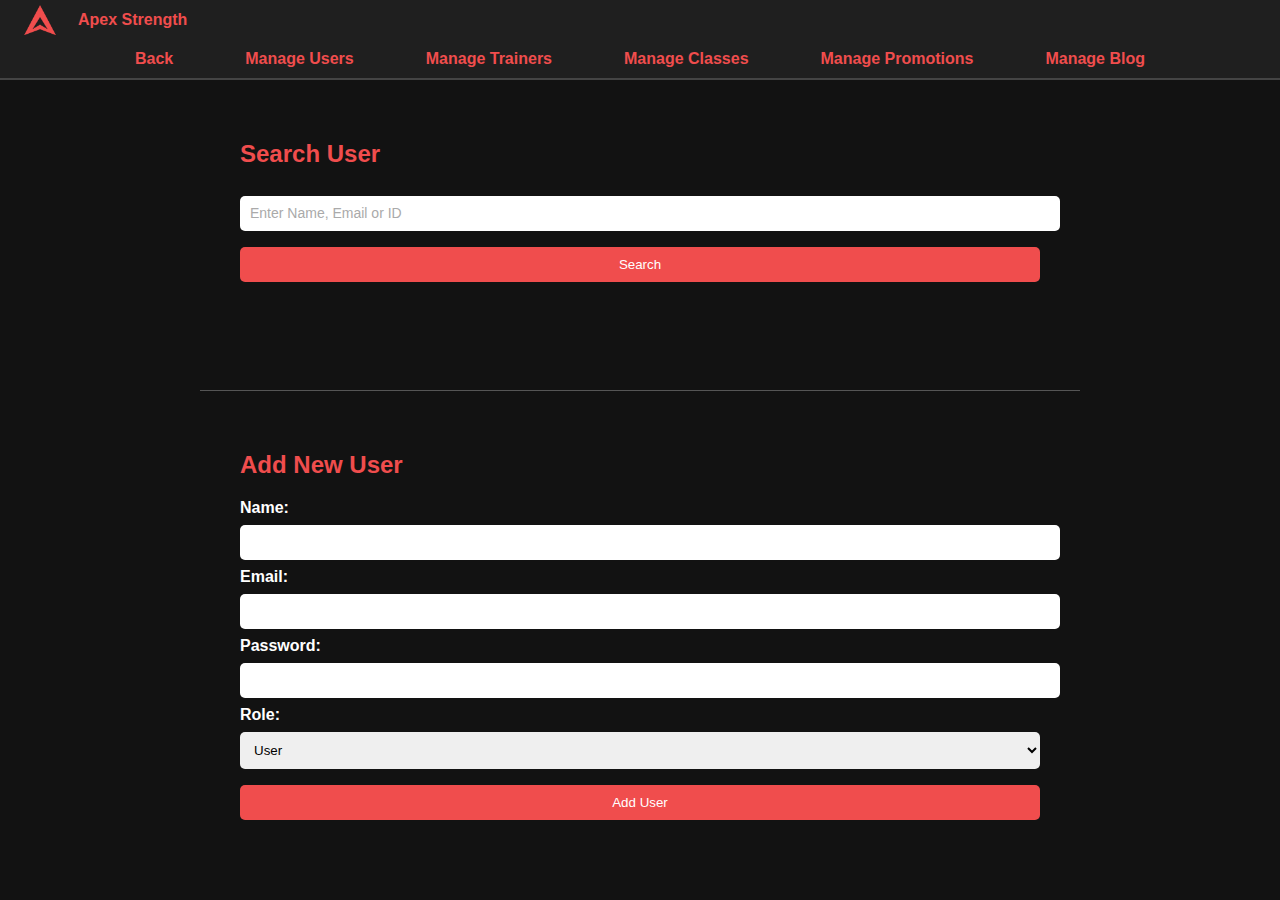
<file: manageusers.html>
<!DOCTYPE html>
<html lang="en">
<head>
  <meta charset="UTF-8" />
  <meta name="viewport" content="width=device-width, initial-scale=1.0"/>
  <title>Manage Users | Apex Admin</title>
  <link rel="stylesheet" href="css/styles.css" />
  <style>
    .admin-section {
      padding: 40px;
      max-width: 800px;
      margin: auto;
      color: #fff;
    }

    .admin-section h2 {
      margin-bottom: 20px;
      color: #f04d4d;
    }

    .admin-section input,
    .admin-section select,
    .admin-section button {
      width: 100%;
      padding: 10px;
      margin: 8px 0;
      border-radius: 5px;
      border: none;
    }

    .admin-section button {
      background-color: #f04d4d;
      color: white;
      cursor: pointer;
    }

    .admin-section .user-result {
      margin-top: 20px;
      padding: 15px;
      background-color: #222;
      border-left: 4px solid #f04d4d;
    }

    .admin-section label {
      font-weight: bold;
    }

    .admin-navbar {
      background-color: #1f1f1f;
      border-bottom: 2px solid #444;
    }

    .admin-tabs {
      list-style: none;
      display: flex;
      justify-content: center;
      padding: 10px 0;
      margin: 0;
    }

    .admin-tabs li {
      margin: 0 20px;
    }

    .admin-tabs a {
      color: #f04d4d;
      font-weight: 600;
      text-decoration: none;
      padding: 8px 16px;
      border-radius: 5px;
      transition: background-color 0.3s;
    }

    .admin-tabs a:hover {
      background-color: #333;
    }

    .admin-content {
      padding: 40px;
      text-align: center;
    }

    .add-section {
      margin-top: 60px;
      border-top: 1px solid #555;
      padding-top: 40px;
    }
  </style>
</head>
<body>

<header class="admin-navbar">
  <div class="logo-container" style="display: flex; align-items: center; padding-left: 20px;">
    <img src="assets/logo.png" alt="Logo" style="height: 40px; margin-right: 10px;">
    <div class="logo" style="color: #f04d4d; font-weight: bold;">Apex Strength</div>
  </div>
  <ul class="admin-tabs">
    <li><a href="index.html">Back</a></li>
    <li><a href="manageusers.html">Manage Users</a></li>
    <li><a href="managetrainers.html">Manage Trainers</a></li>
    <li><a href="manageclasses.html">Manage Classes</a></li>
    <li><a href="managepromotions.html">Manage Promotions</a></li>
    <li><a href="manageblog.html">Manage Blog</a></li>
  </ul>
</header>

<section class="admin-section">
  <h2>Search User</h2>
  <input type="text" id="search-input" placeholder="Enter Name, Email or ID">
  <button onclick="searchUser()">Search</button>
  <div id="user-result" class="user-result" style="display:none;"></div>
</section>

<section class="admin-section add-section"> 
  <h2>Add New User</h2>
  <form id="add-user-form">
    <label for="name">Name:</label>
    <input type="text" name="name" required>

    <label for="email">Email:</label>
    <input type="email" name="email" required>

    <label for="password">Password:</label>
    <input type="password" name="password" required>

    <label for="role">Role:</label>
    <select name="role" required>
      <option value="user">User</option>
      <option value="admin">Admin</option>
    </select>

    <button type="submit">Add User</button>
  </form>
</section>

<script>
  function searchUser() {
    const query = document.getElementById("search-input").value;
    fetch("php/manageusers.php?search=" + encodeURIComponent(query))
      .then(res => res.json())
      .then(data => {
        const resultDiv = document.getElementById("user-result");
        if (data.success) {
          resultDiv.innerHTML = `
            <strong>ID:</strong> ${data.user.id}<br>
            <strong>Name:</strong> ${data.user.name}<br>
            <strong>Email:</strong> ${data.user.email}<br>
            <strong>Role:</strong> ${data.user.role}<br>
            <strong>Membership:</strong> ${data.user.membership ?? "None"}<br><br>
            <button onclick="deleteUser(${data.user.id})" style="background-color:#f04d4d; color:white; border:none; padding:10px; border-radius:5px; cursor:pointer;">Delete User</button>
          `;
          resultDiv.style.display = "block";
        } else {
          resultDiv.innerText = "User not found.";
          resultDiv.style.display = "block";
        }
      });
  }

  document.getElementById("add-user-form").addEventListener("submit", function (e) {
    e.preventDefault();
    const formData = new FormData(this);
    fetch("php/manageusers.php", {
      method: "POST",
      body: formData
    })
    .then(res => res.text())
    .then(response => {
      alert(response);
      this.reset();
    });
  });

  function deleteUser(userId) {
    if (!confirm("Are you sure you want to delete this user?")) return;

    const formData = new FormData();
    formData.append("delete_user_id", userId);

    fetch("php/manageusers.php", {
      method: "POST",
      body: formData
    })
    .then(res => res.json())
    .then(data => {
      if (data.success) {
        alert(data.message);
        document.getElementById("user-result").style.display = "none";
      } else {
        alert("Failed to delete user: " + data.message);
      }
    })
    .catch(() => alert("Error occurred while trying to delete the user."));
  }
</script>

</body>
</html>
</file>
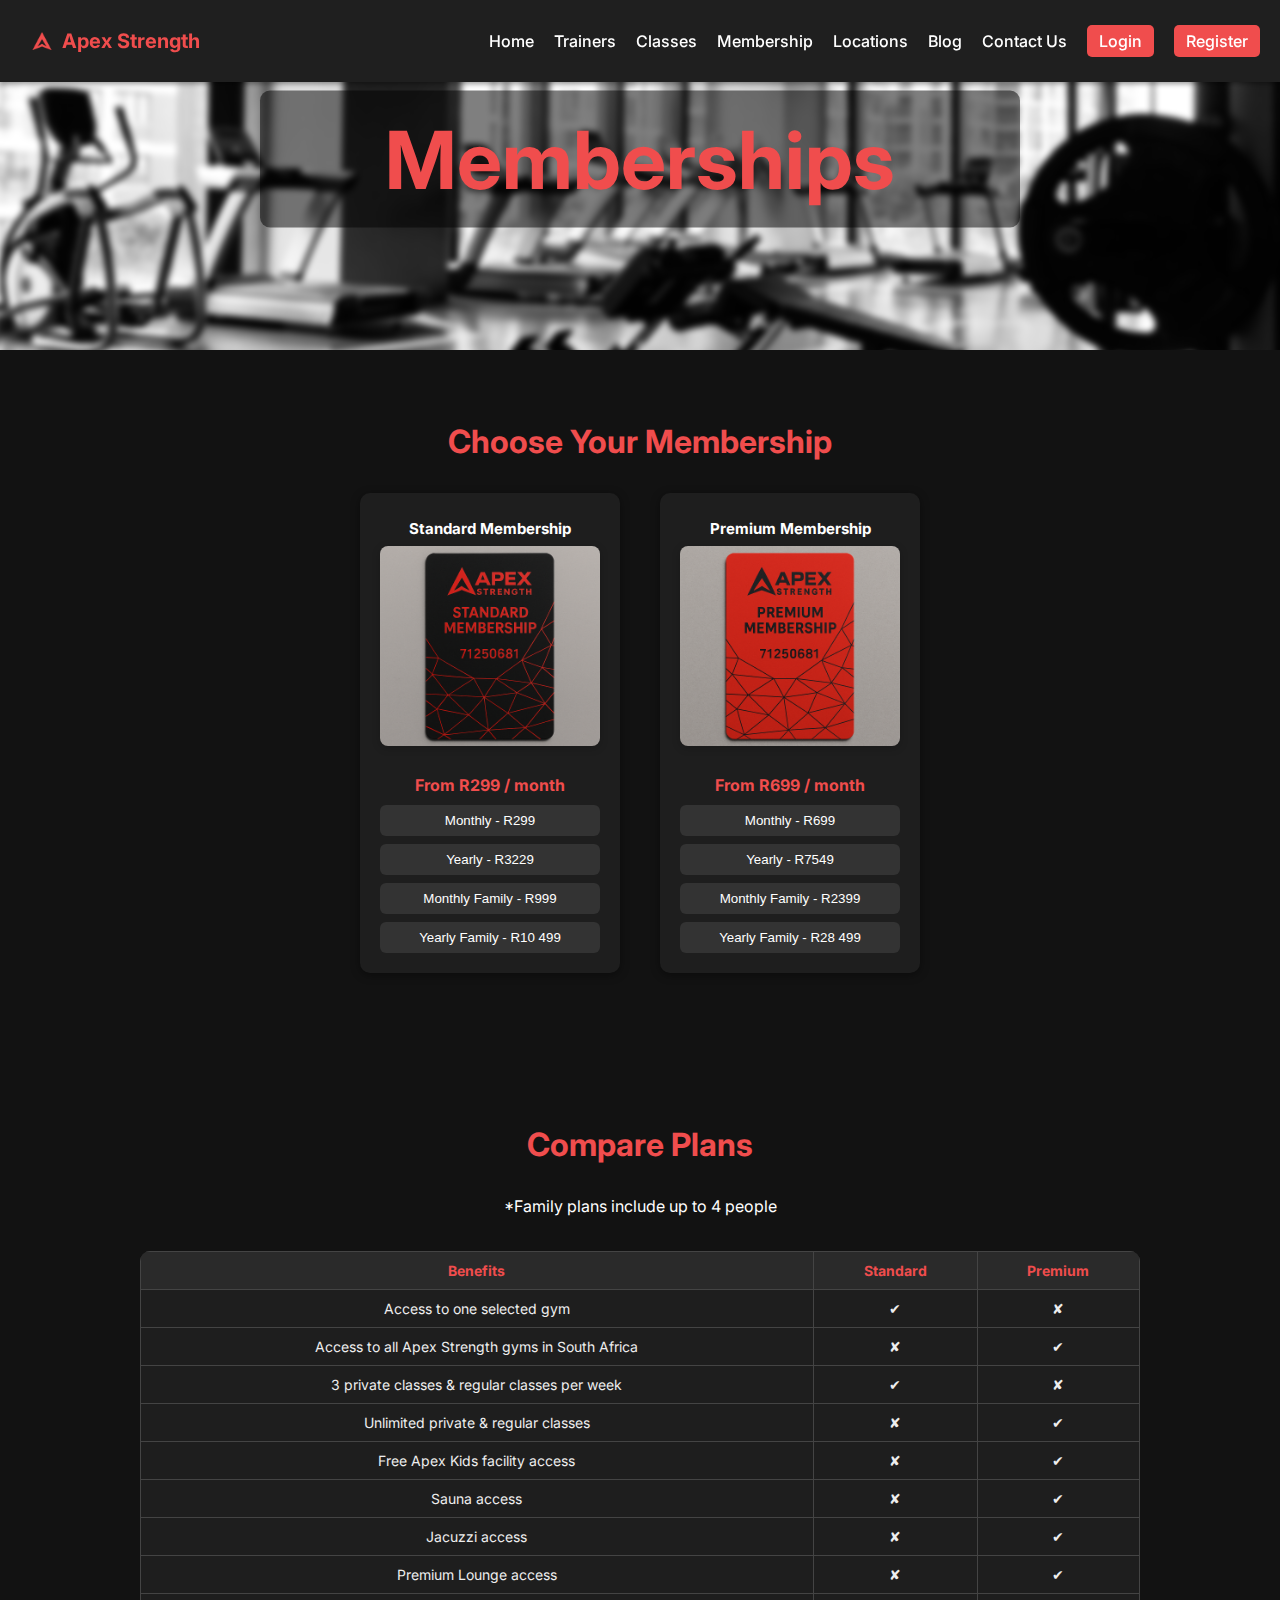
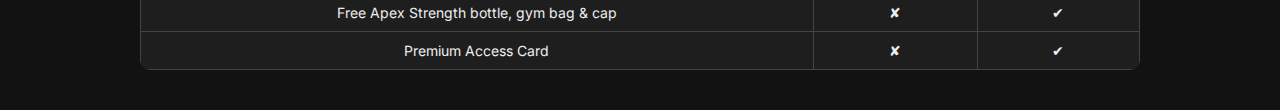
<file: membership.html>
<!DOCTYPE html>
<html lang="en">
<head>
  <meta charset="UTF-8" />
  <meta name="viewport" content="width=device-width, initial-scale=1.0" />
  <title>Apex Strength | Membership</title>
  <link rel="stylesheet" href="css/styles.css" />
  <link href="https://fonts.googleapis.com/css2?family=Inter:wght@400;600&display=swap" rel="stylesheet">
  <style>
    .hidden { display: none; }
    .membership-card .expandable-options {
      margin-top: 10px;
      display: flex;
      flex-direction: column;
      gap: 8px;
    }
    .membership-card .plan-option {
      background-color: #333;
      color: white;
      border: none;
      padding: 8px;
      border-radius: 6px;
      cursor: pointer;
    }
    .plan-option:hover {
      background-color: #555;
    }
    .payment-popup {
      position: fixed;
      top: 0; left: 0;
      width: 100vw; height: 100vh;
      background-color: rgba(0,0,0,0.7);
      display: flex;
      align-items: center;
      justify-content: center;
      z-index: 9999;
    }
    .payment-popup.hidden { display: none; }
    .payment-popup-content {
      background-color: #1e1e1e;
      padding: 20px;
      border-radius: 10px;
      color: #fff;
      text-align: center;
      max-width: 400px;
      width: 100%;
      position: relative;
    }
    .payment-popup-content input {
      margin: 5px 0;
      padding: 8px;
      width: 90%;
      background-color: #333;
      border: none;
      color: white;
      border-radius: 5px;
    }
    .close-payment {
      position: absolute;
      top: 10px;
      right: 15px;
      font-size: 24px;
      cursor: pointer;
    }
  </style>
</head>
<body>

<!-- Navigation -->
<header class="navbar">
  <div class="logo-container">
    <img src="assets/logo.png" alt="Logo" />
    <div class="logo">Apex Strength</div>
  </div>
  <nav>
    <ul>
      <li><a href="index.html">Home</a></li>
      <li><a href="trainers.html">Trainers</a></li>
      <li><a href="classes.html">Classes</a></li>
      <li><a href="membership.html">Membership</a></li>
      <li><a href="locations.html">Locations</a></li>
      <li><a href="blog.html">Blog</a></li>
      <li><a href="contact.html">Contact Us</a></li>
      <li><a href="#" class="login-btn">Login</a></li>
      <li><a href="#" class="register-btn">Register</a></li>
    </ul>
  </nav>
</header>

<!-- Banner -->
<section class="hero-banner trainers-page">
  <div class="hero-overlay">
    <h1 class="hero-title">
      <div class="hero-text-box">Memberships</div>
    </h1>
    <img src="assets/membershipbanner.jpg" alt="Membership Banner" class="hero-img" />
  </div>
</section>

<!-- Membership Options -->
<section class="feature-block">
  <h3 class="h2">Choose Your Membership</h3>
  <div class="membership-options">
    <div class="membership-card">
      <div class="card-info">
        <strong>Standard Membership</strong>
      </div>
      <img src="assets/standardcard.png" alt="Standard Membership Card" class="card-img" />
      <p class="membership-price">From R299 / month</p>
      <div class="expandable-options hidden">
        <button class="plan-option" data-name="standard1" data-cost="299">Monthly - R299</button>
        <button class="plan-option" data-name="standard2" data-cost="3229">Yearly - R3229</button>
        <button class="plan-option" data-name="standard3" data-cost="999">Monthly Family - R999</button>
        <button class="plan-option" data-name="standard4" data-cost="10499">Yearly Family - R10 499</button>
      </div>
    </div>

    <div class="membership-card">
      <div class="card-info">
        <strong>Premium Membership</strong>
      </div>
      <img src="assets/premiumcard.png" alt="Premium Membership Card" class="card-img" />
      <p class="membership-price">From R699 / month</p>
      <div class="expandable-options hidden">
        <button class="plan-option" data-name="premium1" data-cost="699">Monthly - R699</button>
        <button class="plan-option" data-name="premium2" data-cost="7549">Yearly - R7549</button>
        <button class="plan-option" data-name="premium3" data-cost="2399">Monthly Family - R2399</button>
        <button class="plan-option" data-name="premium4" data-cost="28499">Yearly Family - R28 499</button>
      </div>
    </div>
  </div>
</section>

<section class="feature-block">
  <h3 class="h2">Compare Plans</h3>
  <p style="text-align:center; margin-bottom: 15px;">*Family plans include up to 4 people</p>
  <div class="comparison-table">
    <table>
      <thead>
        <tr>
          <th>Benefits</th>
          <th>Standard</th>
          <th>Premium</th>
        </tr>
      </thead>
      <tbody>
        <tr><td>Access to one selected gym</td><td>✔</td><td>✘</td></tr>
        <tr><td>Access to all Apex Strength gyms in South Africa</td><td>✘</td><td>✔</td></tr>
        <tr><td>3 private classes & regular classes per week</td><td>✔</td><td>✘</td></tr>
        <tr><td>Unlimited private & regular classes</td><td>✘</td><td>✔</td></tr>
        <tr><td>Free Apex Kids facility access</td><td>✘</td><td>✔</td></tr>
        <tr><td>Sauna access</td><td>✘</td><td>✔</td></tr>
        <tr><td>Jacuzzi access</td><td>✘</td><td>✔</td></tr>
        <tr><td>Premium Lounge access</td><td>✘</td><td>✔</td></tr>
        <tr><td>Free Apex Strength bottle, gym bag & cap</td><td>✘</td><td>✔</td></tr>
        <tr><td>Premium Access Card</td><td>✘</td><td>✔</td></tr>
      </tbody>
    </table>
  </div>
</section>

<!-- Slide-In Login Panel -->
<div id="login-panel" class="login-panel">
  <div class="login-content">
    <h3>Login</h3>
    <form id="login-form">
      <label for="login-email">Email</label>
      <input type="email" id="login-email" placeholder="Enter your email" required>
      <label for="login-password">Password</label>
      <input type="password" id="login-password" placeholder="Enter your password" required>
      <button type="submit" class="login-submit-btn">Login</button>
    </form>
    <span class="close-login" onclick="toggleLogin()">×</span>
  </div>
</div>

<!-- Slide-In Register Panel -->
<div id="register-panel" class="login-panel">
  <div class="login-content">
    <h3>Register</h3>
    <form id="register-form">
      <label for="register-name">Full Name</label>
      <input type="text" id="register-name" placeholder="Enter your name" required>
      <label for="register-email">Email</label>
      <input type="email" id="register-email" placeholder="Enter your email" required>
      <label for="register-password">Password</label>
      <input type="password" id="register-password" placeholder="Create a password" required>
      <button type="submit" class="login-submit-btn">Register</button>
    </form>
    <span class="close-login" onclick="toggleRegister()">×</span>
  </div>
</div>

<!-- Payment Popup -->
<div id="payment-popup" class="payment-popup hidden">
  <div class="payment-popup-content">
    <span class="close-payment" onclick="closePaymentPopup()">×</span>
    <h3>Complete Payment</h3>
    <p id="selected-membership-name"></p>
    <p id="membership-cost"></p>
    <form id="payment-form">
      <input type="text" id="bank-name" placeholder="Bank Name" required>
      <input type="text" id="card-number" placeholder="Card Number" required>
      <input type="text" id="cv" placeholder="CV" required>
      <input type="text" id="expiry-date" placeholder="Expiry Date (MM/YY)" required>
      <button type="submit" class="register-button">Make Payment</button>
    </form>
    <div id="payment-status" class="hidden"></div>
  </div>
</div>


<script>
  let selectedPlan = null;

  function closePaymentPopup() {
    document.getElementById("payment-popup").classList.add("hidden");
  }

  function finishPayment() {
    document.getElementById("payment-popup").classList.add("hidden");
    alert("Membership successfully selected!");
    location.reload();
  }

  function toggleLogin() {
    document.getElementById("login-panel")?.classList.toggle("active");
  }

  function toggleRegister() {
    document.getElementById("register-panel")?.classList.toggle("active");
  }

  document.addEventListener("DOMContentLoaded", () => {
    // MEMBERSHIP SELECTION LOGIC 
    document.querySelectorAll(".toggle-expand")?.forEach(btn => {
      btn.addEventListener("click", () => {
        const parent = btn.closest(".membership-card");
        const expandable = parent.querySelector(".expandable-options");
        expandable.classList.toggle("hidden");
      });
    });

    document.querySelectorAll(".plan-option")?.forEach(button => {
      button.addEventListener("click", () => {
        selectedPlan = {
          name: button.dataset.name,
          cost: button.dataset.cost,
          code: button.dataset.name  
        };

        document.getElementById("selected-membership-name").innerText = selectedPlan.name;
        document.getElementById("membership-cost").innerText = "Amount: R" + selectedPlan.cost;
        document.getElementById("payment-popup").classList.remove("hidden");
      });
    });

    document.getElementById("payment-form")?.addEventListener("submit", function (e) {
      e.preventDefault();
      const bank = document.getElementById("bank-name").value.trim();
      const card = document.getElementById("card-number").value.trim();
      const cv = document.getElementById("cv").value.trim();
      const expiry = document.getElementById("expiry-date").value.trim();

      if (!bank || !card || !cv || !expiry) {
        alert("Please fill in all fields.");
        return;
      }

      document.getElementById("payment-status").innerText = "Processing...";
      document.getElementById("payment-status").classList.remove("hidden");
      document.getElementById("payment-form").style.display = "none";

      setTimeout(() => {
        fetch("php/update_membership.php", {
          method: "POST",
          headers: { "Content-Type": "application/x-www-form-urlencoded" },
          body: new URLSearchParams({ membership: selectedPlan.code })
        })
        .then(res => res.text())
        .then(response => {
          document.getElementById("payment-status").innerHTML =
            "Payment Successful!<br><button onclick='finishPayment()' class='register-button'>Finish</button>";
        })
        .catch(err => {
          document.getElementById("payment-status").innerText = "Failed to save membership.";
        });
      }, 3000);
    });

    // LOGIN/REGISTER TOGGLE 
    document.querySelectorAll(".login-btn").forEach(btn => {
      btn.addEventListener("click", (e) => {
        e.preventDefault();
        toggleLogin();
      });
    });

    document.querySelectorAll(".register-btn").forEach(btn => {
      btn.addEventListener("click", (e) => {
        e.preventDefault();
        toggleRegister();
      });
    });

    // REGISTER FORM SUBMIT 
    document.getElementById("register-form")?.addEventListener("submit", function (e) {
      e.preventDefault();
      fetch("php/register.php", {
        method: "POST",
        headers: { "Content-Type": "application/x-www-form-urlencoded" },
        body: new URLSearchParams({
          name: document.getElementById("register-name").value,
          email: document.getElementById("register-email").value,
          password: document.getElementById("register-password").value
        })
      })
      .then(res => res.text())
      .then(data => {
        if (data.trim() === "success") {
          alert("Registration successful!");
          toggleRegister();
        } else {
          alert(data);
        }
      });
    });

    // LOGIN FORM SUBMIT 
    document.getElementById("login-form")?.addEventListener("submit", function (e) {
      e.preventDefault();
      fetch("php/login.php", {
        method: "POST",
        headers: { "Content-Type": "application/x-www-form-urlencoded" },
        body: new URLSearchParams({
          email: document.getElementById("login-email").value,
          password: document.getElementById("login-password").value
        })
      })
      .then(res => res.text())
      .then(data => {
        if (data.trim() === "success") {
          alert("Login successful!");
          toggleLogin();
          location.reload();
        } else {
          alert(data);
        }
      });
    });

    // SESSION CHECK: REPLACE NAV BUTTONS IF LOGGED IN 
    fetch("php/check_session.php")
      .then(res => res.json())
      .then(data => {
        if (data.loggedIn) {
          document.querySelectorAll(".login-btn, .register-btn").forEach(btn => btn.style.display = "none");

          const navList = document.querySelector("nav ul");

          const profileTab = document.createElement("li");
          const profileLink = document.createElement("a");
          profileLink.href = "profile.php";
          profileLink.innerText = "Profile";
          profileTab.appendChild(profileLink);
          navList.appendChild(profileTab);

          if (data.role === "admin") {
            const adminTab = document.createElement("li");
            const adminLink = document.createElement("a");
            adminLink.href = "manageusers.html";
            adminLink.innerText = "Admin";
            adminTab.appendChild(adminLink);
            navList.appendChild(adminTab);
          }
        }
      });
  });
</script>


</body>
</html>
</file>
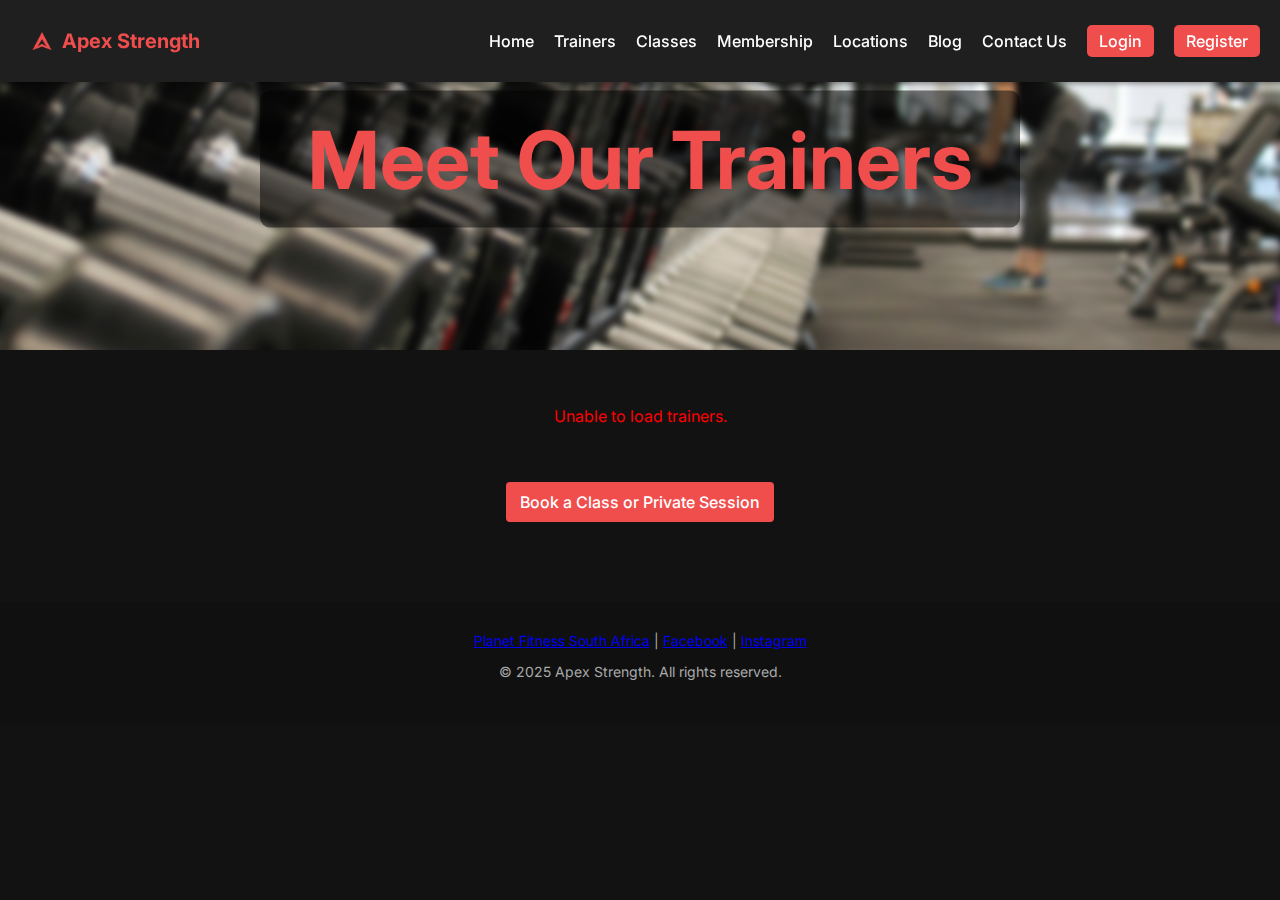
<file: trainers.html>
<!DOCTYPE html>
<html lang="en">
<head>
  <meta charset="UTF-8" />
  <meta name="viewport" content="width=device-width, initial-scale=1.0" />
  <title>Apex Strength | Trainers</title>
  <link rel="stylesheet" href="css/styles.css" />
  <link href="https://fonts.googleapis.com/css2?family=Inter:wght@400;600&display=swap" rel="stylesheet">
</head>
<body>

  <!-- Navigation -->
  <header class="navbar">
    <div class="logo-container">
      <img src="assets/logo.png" alt="Logo" />
      <div class="logo">Apex Strength</div>
    </div>
    <nav>
      <ul>
        <li><a href="index.html">Home</a></li>
        <li><a href="trainers.html">Trainers</a></li>
        <li><a href="classes.html">Classes</a></li>
        <li><a href="membership.html">Membership</a></li>
        <li><a href="locations.html">Locations</a></li>
        <li><a href="blog.html">Blog</a></li>
        <li><a href="contact.html">Contact Us</a></li>
        <li><a href="#" class="login-btn">Login</a></li>
        <li><a href="#" class="register-btn">Register</a></li>
      </ul>
    </nav>
  </header>

  <!-- Hero Banner -->
  <section class="hero-banner trainers-page">
    <div class="hero-overlay">
      <h1 class="hero-title"><div class="hero-text-box">Meet Our Trainers</div></h1>
      <img src="assets/hero2.jpg" alt="Trainers Hero Banner" class="hero-img" />
    </div>
  </section>

  <!-- Trainers Grid -->
<section class="feature-block">
<div class="card-grid" id="trainer-cards"></div>
  <div class="centered-buttons">
    <a href="classes.html" class="abovefooter-btn">Book a Class or Private Session</a>
  </div>
</section>



  <!-- Footer -->
  <footer class="footer universal-footer">
  <div class="footer-links">
    <a href="https://www.planetfitness.co.za/" target="_blank" rel="noopener noreferrer">Planet Fitness South Africa</a> |
    <a href="https://www.facebook.com/PlanetFitnessSA" target="_blank" rel="noopener noreferrer">Facebook</a> |
    <a href="https://www.instagram.com/planetfitnessza/" target="_blank" rel="noopener noreferrer">Instagram</a>
  </div>
  <p>&copy; 2025 Apex Strength. All rights reserved.</p>
</footer>


  <!-- Login Panel -->
  <div id="login-panel" class="login-panel">
    <div class="login-content">
      <h3>Login</h3>
      <form id="login-form">
        <label for="login-email">Email</label>
        <input type="email" id="login-email" placeholder="Enter your email" required>
        <label for="login-password">Password</label>
        <input type="password" id="login-password" placeholder="Enter your password" required>
        <button type="submit" class="login-submit-btn">Login</button>
      </form>
      <span class="close-login" onclick="toggleLogin()">×</span>
    </div>
  </div>

  <!-- Register Panel -->
  <div id="register-panel" class="login-panel">
    <div class="login-content">
      <h3>Register</h3>
      <form id="register-form">
        <label for="register-name">Full Name</label>
        <input type="text" id="register-name" placeholder="Enter your name" required>
        <label for="register-email">Email</label>
        <input type="email" id="register-email" placeholder="Enter your email" required>
        <label for="register-password">Password</label>
        <input type="password" id="register-password" placeholder="Create a password" required>
        <button type="submit" class="login-submit-btn">Register</button>
      </form>
      <span class="close-login" onclick="toggleRegister()">×</span>
    </div>
  </div>

  <script>
  function toggleLogin() {
    document.getElementById("login-panel").classList.toggle("active");
  }

  function toggleRegister() {
    document.getElementById("register-panel").classList.toggle("active");
  }

  function toggleDescription(button) {
    const card = button.closest('.card');
    const desc = card.querySelector('.card-description');
    const isVisible = desc.style.display === "block";

    desc.style.display = isVisible ? "none" : "block";
    button.innerText = isVisible ? "Learn More" : "Show Less";
    card.style.minHeight = isVisible ? "350px" : "auto";
  }

  document.addEventListener("DOMContentLoaded", () => {
    document.querySelectorAll(".login-btn").forEach(btn => {
      btn.addEventListener("click", (e) => {
        e.preventDefault();
        toggleLogin();
      });
    });

    document.querySelectorAll(".register-btn").forEach(btn => {
      btn.addEventListener("click", (e) => {
        e.preventDefault();
        toggleRegister();
      });
    });

    document.getElementById("register-form").addEventListener("submit", function (e) {
      e.preventDefault();
      fetch("php/register.php", {
        method: "POST",
        headers: { "Content-Type": "application/x-www-form-urlencoded" },
        body: new URLSearchParams({
          name: document.getElementById("register-name").value,
          email: document.getElementById("register-email").value,
          password: document.getElementById("register-password").value
        })
      })
      .then(res => res.text())
      .then(data => {
        if (data.trim() === "success") {
          alert("Registration successful!");
          toggleRegister();
        } else {
          alert(data);
        }
      });
    });

    document.getElementById("login-form").addEventListener("submit", function (e) {
      e.preventDefault();
      fetch("php/login.php", {
        method: "POST",
        headers: { "Content-Type": "application/x-www-form-urlencoded" },
        body: new URLSearchParams({
          email: document.getElementById("login-email").value,
          password: document.getElementById("login-password").value
        })
      })
      .then(res => res.text())
      .then(data => {
        if (data.trim() === "success") {
          alert("Login successful!");
          toggleLogin();
          document.querySelectorAll(".login-btn, .register-btn").forEach(btn => btn.style.display = "none");

          const navList = document.querySelector("nav ul");

          // Add Profile tab
          const profileTab = document.createElement("li");
          const profileLink = document.createElement("a");
          profileLink.href = "profile.php";
          profileLink.innerText = "Profile";
          profileTab.appendChild(profileLink);
          navList.appendChild(profileTab);

          // Check for admin role and add Admin tab
          fetch("php/check_session.php")
            .then(res => res.json())
            .then(session => {
              if (session.role === "admin") {
                const adminTab = document.createElement("li");
                const adminLink = document.createElement("a");
                adminLink.href = "manageusers.html";
                adminLink.innerText = "Admin";
                adminTab.appendChild(adminLink);
                navList.appendChild(adminTab);
              }
            });
        } else {
          alert(data);
        }
      });
    });
  });

  // Check login session and update navbar
  fetch("php/check_session.php")
    .then(res => res.json())
    .then(data => {
      if (data.loggedIn) {
        document.querySelectorAll(".login-btn, .register-btn").forEach(btn => btn.style.display = "none");

        const navList = document.querySelector("nav ul");

        // Add Profile tab
        const profileTab = document.createElement("li");
        const profileLink = document.createElement("a");
        profileLink.href = "profile.php";
        profileLink.innerText = "Profile";
        profileTab.appendChild(profileLink);
        navList.appendChild(profileTab);

        // Add Admin tab if user is admin
        if (data.role === "admin") {
          const adminTab = document.createElement("li");
          const adminLink = document.createElement("a");
          adminLink.href = "manageusers.html";
          adminLink.innerText = "Admin";
          adminTab.appendChild(adminLink);
          navList.appendChild(adminTab);
        }
      }
    });

    fetch("php/db_trainers.php")
  .then(res => res.json())
  .then(data => {
    if (!data.success) throw new Error("Failed to load trainer data.");

    const trainerGrid = document.getElementById("trainer-cards");
    trainerGrid.innerHTML = "";

    data.trainers.forEach(trainer => {
      const card = document.createElement("div");
      card.className = "card";

      card.innerHTML = `
        <img src="${trainer.profile_image}" alt="${trainer.name}" class="card-img" />
        <div class="card-info">
          <strong>${trainer.name}</strong>
          <span>${trainer.specialization}</span>
        </div>
        <div class="card-description" style="display: none;">${trainer.bio}</div>
        <button class="learn-more-btn">Learn More</button>
      `;

      card.querySelector(".learn-more-btn").addEventListener("click", function () {
        const desc = card.querySelector(".card-description");
        const visible = desc.style.display === "block";
        desc.style.display = visible ? "none" : "block";
        this.textContent = visible ? "Learn More" : "Show Less";
        card.style.minHeight = visible ? "350px" : "auto";
      });

      trainerGrid.appendChild(card);
    });
  })
  .catch(err => {
    document.getElementById("trainer-cards").innerHTML = "<p style='color:red'>Unable to load trainers.</p>";
    console.error(err);
  });
</script>


</body>
</html>
</file>
<file: css/styles.css>
/* Base Setup */
body {
  margin: 0;
  font-family: 'Inter', sans-serif;
  background-color: #121212;
  color: #fff;
  overflow-x: hidden;
}

/* Navigation */
.navbar {
  position: fixed;
  top: 0;
  left: 0;
  width: 100%;
  z-index: 1000; /* Ensure it stays above all other content */
  display: flex;
  justify-content: space-between;
  align-items: center;
  background-color: #1f1f1f;
  padding: 15px 30px;
  box-shadow: 0 2px 5px rgba(0, 0, 0, 0.4); /* optional: gives a subtle shadow */
}


.navbar .logo {
  font-weight: bold;
  font-size: 20px;
  color: #f04d4d;
}

.navbar ul {
  display: flex;
  list-style: none;
  gap: 20px;
  padding-right: 50px;
}

.h2{
font-size: xx-large;    
color: #f04d4d;
}

.navbar a {
  color: #fff;
  text-decoration: none;
  font-weight: 500;
  transition: color 0.3s ease;
}

.navbar a:hover {
  color: #f04d4d;
}

.navbar .login-btn,
.navbar .register-btn {
  background-color: #f04d4d;
  padding: 6px 12px;
  border-radius: 5px;
  color: #fff;
}

.logo-container {
  display: flex;
  align-items: center;
  gap: 8px; /* Adjust this to your liking (e.g. 6px, 10px, etc.) */
}

.logo-container img {
  height: 24px;
  vertical-align: middle;
  display: inline-block;
}




.logo-img {
  height: 32px;
  width: 32px;
}

.logo-text {
  font-weight: bold;
  font-size: 20px;
  color: #f04d4d;
}


/* Hero Banner + Overlay Title */
.hero-banner {
  position: relative;
  width: 100%;
  height: 350px;
  overflow: hidden;
}

.hero-overlay {
  position: relative;
  width: 100%;
  height: 100%;
}

.hero-text-box {
  background-color: rgba(0, 0, 0, 0.5); /* translucent grey */
  padding: 20px 30px;
  width: 700px;
  border-radius: 10px;
  text-align: center;
  color: #f04d4d;
  display: inline-block;
}


.hero-title {
  position: absolute;
  top: 30%;
  left: 50%;
  transform: translate(-50%, -50%);
  color: #fff;
  font-size: 80px;
  font-weight: 700;
  z-index: 2;
}

.hero-img {
  width: 100%;
  height: 100%;
  object-fit: cover;
  display: block;
}

.hero-banner.trainers-page img {
  filter: blur(3px);
  transform: scale(1.05);
}

.about {
  max-width: 1000px;
  margin: 0 auto;
  text-align: center;
  padding: 40px 20px;
  color: #ddd;
}


/* Feature Blocks */
.feature-block {
  padding: 40px 20px;
  justify-content: center;
  text-align: center;
}

.feature-block-class{
  display: flex;
  justify-content: center;
  align-items: center;
}

.card-grid {
  display: flex;
  justify-content: center;
  flex-wrap: wrap;
  gap: 30px;
  margin-bottom: 40px;
}

/* Card Styling */
.card {
  width: 200px;
  background: #1e1e1e;
  border-radius: 10px;
  padding: 12px;
  display: flex;
  flex-direction: column;
  align-items: center;
  text-align: center;
  transition: all 0.3s ease;
  overflow: hidden;
  min-height: 350px;
}

.card:hover {
  transform: translateY(-6px);
  box-shadow: 0 8px 20px rgba(0, 0, 0, 0.4);
}

.card-img {
  width: 100%;
  height: 250px;
  object-fit: cover;
  border-radius: 6px;
  box-shadow: 0 2px 8px rgba(0, 0, 0, 0.2);
}

/* Card Info Section */
.card-info {
  margin-top: 5px;
  color: #eee;
  font-size: 14px;
  line-height: 0.8;
  margin-bottom: 5px;
}

.card-info strong {
  display: block;
  font-size: 15px;
  color: #fff;
  line-height: 1.5;
}

.card-info span {
  color: #ccc;
  font-size: 13px;
  line-height: 1.2;
}

/* Description Toggle */
.card-description {
  display: none;
  margin-top: 10px;
  font-size: 13px;
  color: #ccc;
  line-height: 1.4;
}

/* Buttons */
.card button,
.learn-more-btn,
.abovefooter-btn,
.footer-btn,
.join-now-btn {
  background-color: #f04d4d;
  color: white;
  border: none;
  padding: 10px 14px;
  border-radius: 4px;
  cursor: pointer;
  font-weight: 500;
  transition: background 0.3s ease;
  text-decoration: none;
}

.card button:hover,
.learn-more-btn:hover,
.abovefooter-btn:hover,
.footer-btn:hover,
.join-now-btn:hover {
  background-color: #d03c3c;
}

.learn-more-btn {
  margin-top: 10px;
}

/* Above Footer CTA */
.centered-buttons {
  display: flex;
  justify-content: center;
  gap: 15px;
  margin-top: 30px;
  margin-bottom: 40px;
}

/* CTA Membership */
.cta-membership {
  position: relative;
  padding: 50px 20px;
  text-align: center;
  background-size: cover;
  background-position: center;
  background-repeat: no-repeat;
  color: #fff;
}

.cta-banner {
  filter: blur(3px);
  transform: scale(1.05);
}

.cta-overlay {
  background-color: rgba(0, 0, 0, 0.6);
  padding: 30px;
  border-radius: 10px;
  display: inline-block;
}

.cta-membership h3 {
  margin-bottom: 30px;
  font-size: 35px;
  color: #f04d4d;
}

/* Footer */
.footer {
  background: #101010;
  text-align: center;
  padding: 30px 20px;
  color: #aaa;
  font-size: 14px;
}

.footer-btn {
  margin-top: 20px;
  display: inline-block;
}

/* Booking Form Styling for Classes Page */
.feature-block-class {
  padding: 40px 20px;
  display: flex;
  justify-content: center;
}

.class-booking-container {
  display: flex;
  justify-content: center;
}

.class-booking-form {
  background-color: #1e1e1e;
  border-radius: 10px;
  padding: 25px 30px;
  width: 300px;
  color: #fff;
  display: flex;
  flex-direction: column;
  gap: 10px;
  box-shadow: 0 4px 15px rgba(0, 0, 0, 0.5);
  transition: transform 0.3s ease;
}

.class-booking-form h4 {
  margin-bottom: 15px;
  font-size: 20px;
  color: #f04d4d;
  text-align: center;
}

.class-booking-form label {
  text-align: left;
  font-size: 14px;
  color: #ccc;
  margin-top: 5px;
}

.class-booking-form input,
.class-booking-form select {
  background-color: #2a2a2a;
  color: #fff;
  border: 1px solid #444;
  padding: 8px;
  border-radius: 4px;
  font-size: 14px;
}

.class-booking-form input:focus,
.class-booking-form select:focus {
  outline: none;
  border-color: #f04d4d;
}

.class-booking-btn {
  margin-top: 15px;
  background-color: #f04d4d;
  color: #fff;
  border: none;
  padding: 10px 14px;
  border-radius: 5px;
  font-weight: 600;
  cursor: pointer;
  transition: background 0.3s ease;
}

.class-booking-btn:hover {
  background-color: #d03c3c;
}

@media screen and (max-width: 768px) {
  .class-booking-container {
    flex-direction: column;
    align-items: center;
  }
}

.membership-hero-title {
  position: absolute;   
  top: 30%;
  left: 50%;
  transform: translate(-50%, -50%);
  color: #ffffff;
  font-size: 80px;
  font-weight: 700;
  z-index: 2;
  text-align: center;
  white-space: nowrap;
}


.membership-options {
  display: flex;
  justify-content: center;
  gap: 40px;
  flex-wrap: wrap;
  margin-bottom: 40px;
}

.membership-card {
  background-color: #1e1e1e;
  padding: 20px;
  border-radius: 10px;
  width: 220px;
  text-align: center;
  box-shadow: 0 2px 10px rgba(0,0,0,0.4);
}

.membership-card .card-img {
  height: 200px;
  object-fit: cover;
  border-radius: 8px;
  margin-bottom: 15px;
}

.membership-price {
  color: #f04d4d;
  font-weight: bold;
  margin: 10px 0;
}

.comparison-table {
  overflow-x: auto;
}

.comparison-table table {
  width: 100%;
  border-collapse: collapse;
  background-color: #1e1e1e;
  border-radius: 10px;
  overflow: hidden;
}

.comparison-table th,
.comparison-table td {
  padding: 14px;
  border: 1px solid #333;
  text-align: center;
  font-size: 14px;
}

.comparison-table th {
  background-color: #2a2a2a;
  color: #f04d4d;
}

.comparison-table td {
  color: #ccc;
}

.map {
  border-radius: 10px;
  margin: 20px auto;
  max-width: 1000px;
  display: block;
}

.comparison-table {
  overflow-x: auto;
  margin: 0 auto;
  max-width: 1000px;
}

.comparison-table table {
  width: 100%;
  border-collapse: collapse;
  margin-top: 20px;
}

.comparison-table th,
.comparison-table td {
  border: 1px solid #444;
  padding: 10px;
  text-align: center;
  font-size: 14px;
  color: #eee;
}

.comparison-table th {
  background-color: #2a2a2a;
  color: #f04d4d;
}

.location-search {
  background-color: #1e1e1e;
  border: 1px solid #444;
  padding: 10px;
  border-radius: 6px;
  width: 300px;
  font-size: 14px;
  color: white;
  margin-top: 10px;
}

.location-search::placeholder {
  color: #999;
}

@media screen and (max-width: 768px) {
  .comparison-table table {
    font-size: 12px;
  }
  .location-search {
    width: 90%;
  }
}

.blog-section {
  padding: 40px 20px;
}

.blog-grid {
  display: flex;
  flex-direction: column;
  gap: 30px;
  max-width: 900px;
  margin: auto;
}

.blog-card {
  background-size: cover;
  background-position: center;
  border-radius: 10px;
  overflow: hidden;
  cursor: pointer;
  transition: all 0.4s ease;
  position: relative;
  padding: 60px 20px;
  color: #fff;
}

.blog-title {
  font-size: 24px;
  font-weight: 600;
  text-align: center;
  text-shadow: 0 2px 4px rgba(0,0,0,0.6);
}

.blog-card .blog-content {
  max-height: 0;
  overflow: hidden;
  background-color: #1e1e1e;
  color: #ddd;
  padding: 0 20px;
  transition: max-height 0.5s ease;
  line-height: 1.5;
}

.blog-card.expanded .blog-content {
  max-height: 300px;
  padding: 20px;
}

.blog-card .blog-banner {
  height: 200px;
  background-size: cover;
  background-position: center;
  margin: -20px -20px 20px -20px;
  background-image: inherit;
}

@media screen and (max-width: 768px) {
  .blog-card {
    padding: 40px 10px;
  }
  .blog-title {
    font-size: 20px;
  }
}


textarea, input[type="email"] {
  font-family: 'Inter', sans-serif;
}

textarea::placeholder,
input::placeholder {
  color: #aaa;
  font-size: 14px;
}

/* Slide-in Login Panel */
.login-panel {
  position: fixed;
  top: 0;
  right: -400px;
  width: 350px;
  height: 100vh;
  background-color: #1e1e1e;
  color: #fff;
  transition: right 0.4s ease-in-out;
  z-index: 9999;
  box-shadow: -2px 0 10px rgba(0, 0, 0, 0.6);
}

.login-panel.active {
  right: 0;
}

.login-content {
  padding: 30px;
  display: flex;
  flex-direction: column;
  gap: 12px;
}

.login-content h3 {
  margin-bottom: 10px;
  color: #f04d4d;
}

.login-content form {
  display: flex;
  flex-direction: column;
  gap: 15px;
}

.login-content label {
  font-size: 14px;
  color: #ccc;
  margin-bottom: 5px;
}

.login-content input {
  padding: 10px;
  border-radius: 5px;
  background-color: #2a2a2a;
  border: 1px solid #444;
  color: #fff;
  width: 100%;
  box-sizing: border-box;
}


.login-content input:focus {
  outline: none;
  border-color: #f04d4d;
}

.login-submit-btn {
  margin-top: 10px;
  padding: 10px;
  background-color: #f04d4d;
  color: white;
  border: none;
  border-radius: 5px;
  font-weight: 600;
  cursor: pointer;
}

.login-submit-btn:hover {
  background-color: #d03c3c;
}

.close-login {
  position: absolute;
  top: 15px;
  right: 20px;
  font-size: 22px;
  cursor: pointer;
}

.payment-popup {
  position: fixed;
  top: 0;
  left: 0;
  width: 100%;
  height: 100%;
  display: none;
  background: rgba(0, 0, 0, 0.7);
  justify-content: center;
  align-items: center;
  z-index: 999;
}

.payment-popup.active {
  display: flex;
}

.payment-content {
  background: #fff;
  padding: 20px;
  width: 90%;
  max-width: 400px;
  border-radius: 8px;
  position: relative;
}

.payment-content input {
  width: 100%;
  margin-bottom: 10px;
  padding: 8px;
}

.payment-content button {
  width: 100%;
  padding: 10px;
  margin-top: 10px;
}

.hidden {
  display: none;
}

.tick-confirmation {
  font-size: 24px;
  font-weight: bold;
  color: green;
  text-align: center;
  margin-top: 10px;
}


/* Responsive */
@media screen and (max-width: 768px) {
  .card-grid {
    flex-direction: column;
    align-items: center;
  }

  .navbar ul {
    flex-wrap: wrap;
    gap: 10px;
    justify-content: center;
  }

  .hero-title {
    font-size: 36px;
  }
}
</file>
